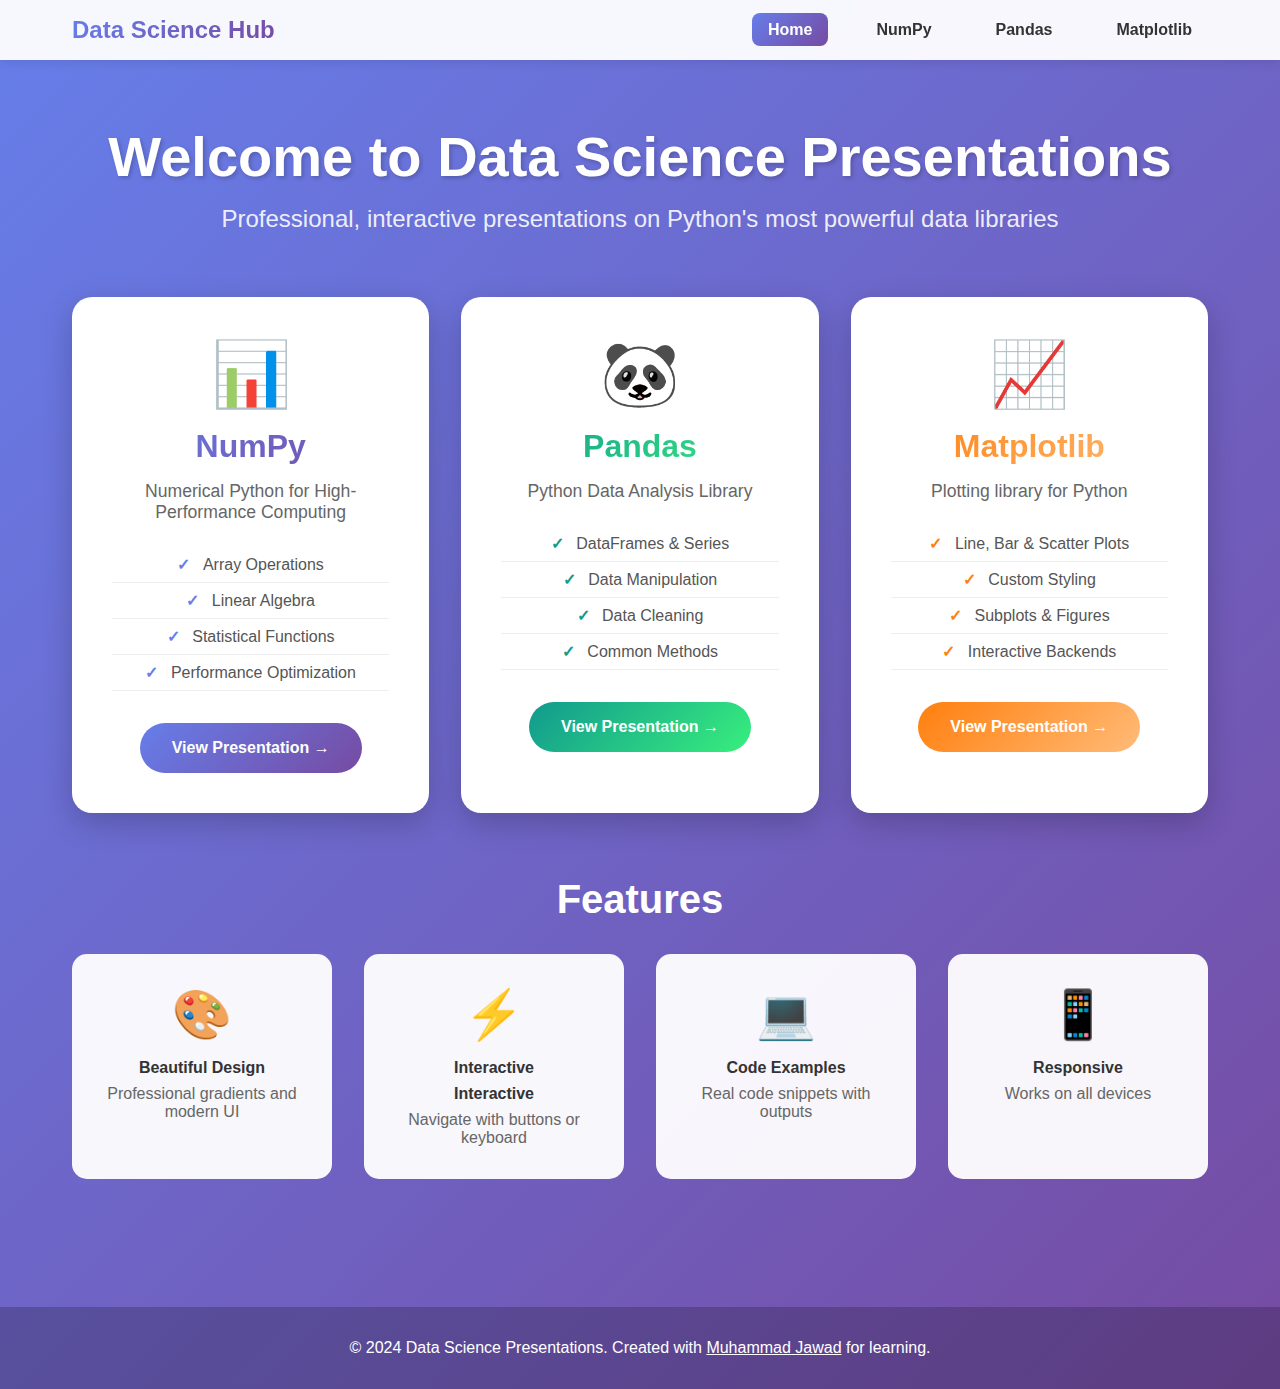
<file: index.html>
<!DOCTYPE html>
<html lang="en">
<head>
    <meta charset="UTF-8">
    <meta name="viewport" content="width=device-width, initial-scale=1.0">
    <title>Data Science Presentations</title>
    <link rel="stylesheet" href="style.css">
</head>
<body class="landing-page">
    <nav class="main-nav">
        <div class="nav-container">
            <div class="logo">
                <h2>Data Science Hub</h2>
            </div>
            <ul class="nav-links">
                <li><a href="index.html" class="active">Home</a></li>
                <li><a href="numpy_presentation.html">NumPy</a></li>
                <li><a href="pandas_presentation.html">Pandas</a></li>
                <li><a href="matplotlib_presentation.html">Matplotlib</a></li>
            </ul>
        </div>
    </nav>

    <div class="hero-section">
        <div class="hero-content">
            <h1 class="hero-title">Welcome to Data Science Presentations</h1>
            <p class="hero-subtitle">Professional, interactive presentations on Python's most powerful data libraries</p>
            
            <div class="cards-container">
                <div class="presentation-card numpy-card">
                    <div class="card-icon">📊</div>
                    <h3>NumPy</h3>
                    <p>Numerical Python for High-Performance Computing</p>
                    <ul class="card-features">
                        <li>Array Operations</li>
                        <li>Linear Algebra</li>
                        <li>Statistical Functions</li>
                        <li>Performance Optimization</li>
                    </ul>
                    <a href="numpy_presentation.html" class="card-btn numpy-btn">View Presentation →</a>
                </div>

                <div class="presentation-card pandas-card">
                    <div class="card-icon">🐼</div>
                    <h3>Pandas</h3>
                    <p>Python Data Analysis Library</p>
                    <ul class="card-features">
                        <li>DataFrames & Series</li>
                        <li>Data Manipulation</li>
                        <li>Data Cleaning</li>
                        <li>Common Methods</li>
                    </ul>
                    <a href="pandas_presentation.html" class="card-btn pandas-btn">View Presentation →</a>
                </div>
                
                <div class="presentation-card matplotlib-card">
                    <div class="card-icon">📈</div>
                    <h3>Matplotlib</h3>
                    <p>Plotting library for Python</p>
                    <ul class="card-features">
                        <li>Line, Bar & Scatter Plots</li>
                        <li>Custom Styling</li>
                        <li>Subplots & Figures</li>
                        <li>Interactive Backends</li>
                    </ul>
                    <a href="matplotlib_presentation.html" class="card-btn matplotlib-btn">View Presentation →</a>
                </div>
            </div>

            <div class="features-section">
                <h2>Features</h2>
                <div class="features-grid">
                    <div class="feature-item">
                        <span class="feature-icon">🎨</span>
                        <h4>Beautiful Design</h4>
                        <p>Professional gradients and modern UI</p>
                    </div>
                    <div class="feature-item">
                        <span class="feature-icon">⚡</span>
                        <h4>Interactive</h4>
                        <h4>Interactive</h4>
                        <p>Navigate with buttons or keyboard</p>
                    </div>
                    <div class="feature-item">
                        <span class="feature-icon">💻</span>
                        <h4>Code Examples</h4>
                        <p>Real code snippets with outputs</p>
                    </div>
                    <div class="feature-item">
                        <span class="feature-icon">📱</span>
                        <h4>Responsive</h4>
                        <p>Works on all devices</p>
                    </div>
                </div>
            </div>
        </div>
    </div>

    <footer class="main-footer">
        <p>&copy; 2024 Data Science Presentations. Created with <a href="https://linkedin.com/in/mjawad17">Muhammad Jawad</a> for learning.</p>
    </footer>
</body>
</html>
</file>
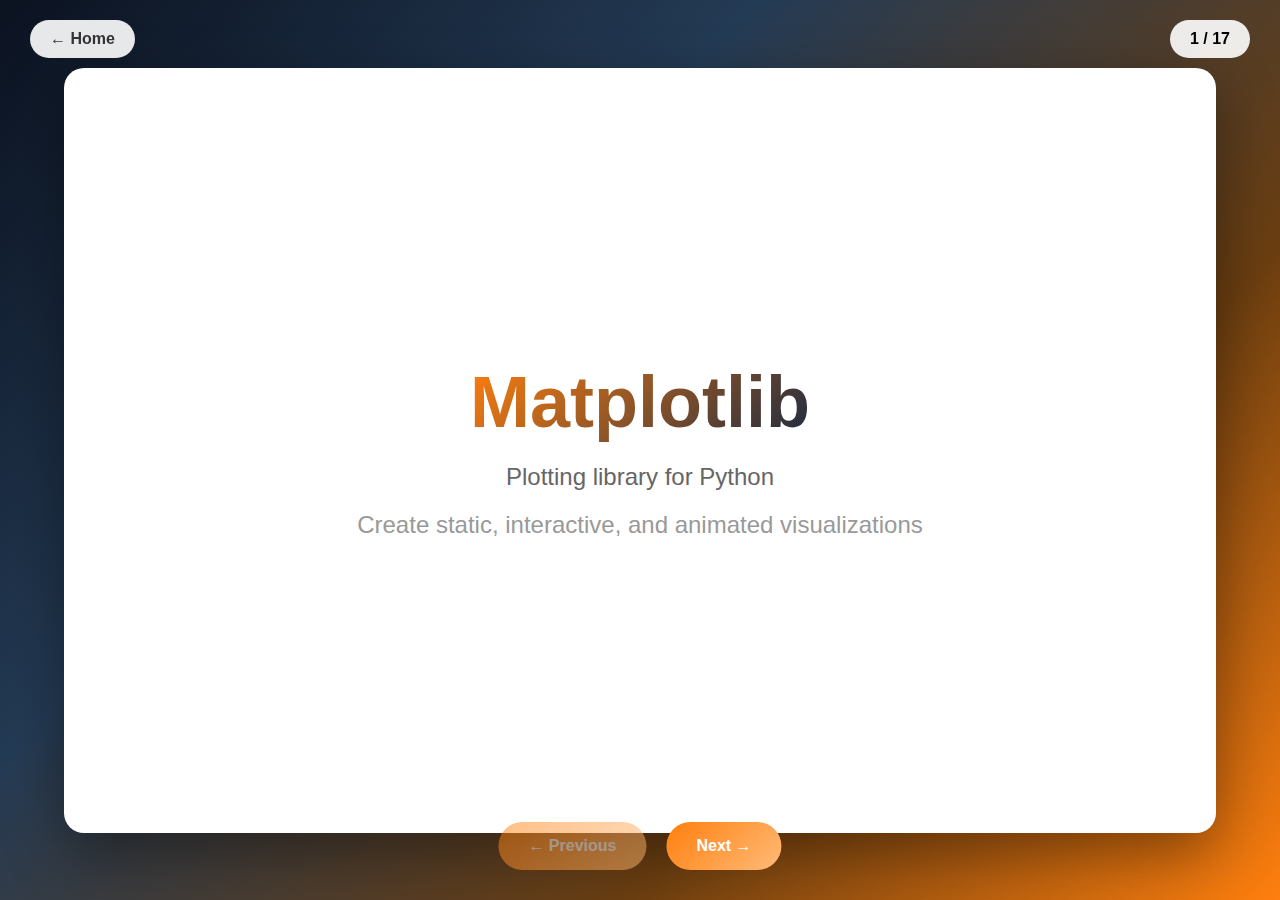
<file: matplotlib.html>
<!DOCTYPE html>
<html lang="en">

<head>
	<meta charset="UTF-8">
	<meta name="viewport" content="width=device-width, initial-scale=1.0">
	<title>Matplotlib Presentation</title>
	<link rel="stylesheet" href="style.css">
</head>

<body class="presentation-page matplotlib-bg">
	<div class="back-home">
		<a class="back-home-btn" href="index.html">← Home</a>
	</div>
	<div class="presentation-container">
		<!-- Slide 1: Title -->
		<div class="slide active title-slide">
			<h1 class="matplotlib-title">Matplotlib</h1>
			<p>Plotting library for Python</p>
			<p style="margin-top: 20px; color: #999;">Create static, interactive, and animated visualizations</p>
		</div>

		<!-- Slide: Installation -->
		<div class="slide">
			<h2 class="slide-header">Installation</h2>
			<div class="slide-content">
				<p>Install Matplotlib using pip:</p>
				<div class="code-block">pip install matplotlib</div>
				<p>Matplotlib works well with NumPy and Pandas and integrates with Jupyter notebooks.</p>
			</div>
		</div>

		<!-- Slide 2: Introduction -->
		<div class="slide">
			<h2 class="slide-header matplotlib-header">1. Introduction to Matplotlib</h2>
			<div class="slide-content">
				<p><strong>Matplotlib</strong> is a comprehensive library for creating static, animated, and interactive visualizations in Python. It provides a flexible interface via the <code>pyplot</code> API and a low-level object-oriented API.</p>

				<h3>Why use Matplotlib?</h3>
				<ul>
					<li><span class="highlight">Flexibility:</span> Fine-grained control over plots and axes</li>
					<li><span class="highlight">Integration:</span> Works with NumPy, Pandas, and Jupyter</li>
					<li><span class="highlight">Variety:</span> Wide range of plot types and customizations</li>
				</ul>
			</div>
		</div>

		<!-- Slide 3: Basic Line Plot -->
		<div class="slide">
			<h2 class="slide-header">2. Line, Bar & Scatter Plots</h2>
			<div class="slide-content">
				<h3>Line Plot</h3>
				<div class="code-block">import matplotlib.pyplot as plt<br/>import numpy as np<br/>x = np.linspace(0, 10, 100)<br/>y = np.sin(x)<br/>plt.plot(x, y)<br/>plt.show()</div>
				<div class="output-block">Produces a simple sine wave line plot.</div>

				<h3>Bar & Scatter</h3>
				<div class="code-block">plt.bar(['A','B','C'], [5, 7, 3])  # Bar plot<br/>plt.scatter(x, y)  # Scatter plot</div>
                
				<div class="charts-row">
					<div class="chart-visual" aria-hidden="true">
						<!-- Line chart visual (SVG) -->
						<svg viewBox="0 0 100 50" preserveAspectRatio="none" role="img" aria-label="Line chart example">
							<polyline fill="none" stroke="#ff7f0e" stroke-width="2" points="0,40 10,30 20,20 30,25 40,15 50,20 60,10 70,20 80,12 90,18 100,8"/>
						</svg>
					</div>

					<div class="chart-visual" aria-hidden="true">
						<!-- Bar chart visual (SVG) -->
						<svg viewBox="0 0 100 50" role="img" aria-label="Bar chart example">
							<rect x="8" y="20" width="16" height="30" fill="#ff7f0e" />
							<rect x="40" y="10" width="16" height="40" fill="#ffbb78" />
							<rect x="72" y="28" width="16" height="22" fill="#ff7f0e" />
						</svg>
					</div>

					<div class="chart-visual" aria-hidden="true">
						<!-- Scatter chart visual (SVG) -->
						<svg viewBox="0 0 100 50" role="img" aria-label="Scatter chart example">
							<circle cx="18" cy="32" r="2.5" fill="#ff7f0e" />
							<circle cx="36" cy="18" r="2.5" fill="#ffbb78" />
							<circle cx="54" cy="12" r="2.5" fill="#ff7f0e" />
							<circle cx="72" cy="26" r="2.5" fill="#ffbb78" />
							<circle cx="88" cy="20" r="2.5" fill="#ff7f0e" />
						</svg>
					</div>
				</div>
			</div>
		</div>

		<!-- Slide: Bar Plot Example -->
		<div class="slide">
			<h2 class="slide-header">Bar Plot Example</h2>
			<div class="slide-content">
				<div class="code-block">categories = ['A','B','C','D','E']<br/>values = [5,7,3,8,6]<br/>plt.figure(figsize=(8,5))<br/>plt.bar(categories, values, color='orange')<br/>plt.title('Bar Plot Example')<br/>plt.show()</div>
				<div class="charts-row">
					<div class="chart-visual" aria-hidden="true">
						<svg viewBox="0 0 100 50" role="img" aria-label="Bar plot example">
							<rect x="6" y="18" width="12" height="32" fill="#ff7f0e" />
							<rect x="26" y="8" width="12" height="42" fill="#ffbb78" />
							<rect x="46" y="26" width="12" height="24" fill="#ff7f0e" />
							<rect x="66" y="6" width="12" height="44" fill="#ffbb78" />
							<rect x="86" y="16" width="12" height="34" fill="#ff7f0e" />
						</svg>
						<div class="chart-caption">Bar Plot Output</div>
					</div>
				</div>
			</div>
		</div>

		<!-- Slide: Histogram Example -->
		<div class="slide">
			<h2 class="slide-header">Histogram Example</h2>
			<div class="slide-content">
				<div class="code-block">import numpy as np<br/>data = np.random.randn(1000)<br/>plt.figure(figsize=(8,5))<br/>plt.hist(data, bins=30, color='green', alpha=0.7)<br/>plt.title('Histogram Example')<br/>plt.show()</div>
				<div class="charts-row">
					<div class="chart-visual" aria-hidden="true">
						<svg viewBox="0 0 100 50" role="img" aria-label="Histogram example">
							<rect x="4" y="30" width="8" height="20" fill="#6bbf59" />
							<rect x="16" y="22" width="8" height="28" fill="#6bbf59" />
							<rect x="28" y="12" width="8" height="38" fill="#6bbf59" />
							<rect x="40" y="18" width="8" height="32" fill="#6bbf59" />
							<rect x="52" y="26" width="8" height="24" fill="#6bbf59" />
							<rect x="64" y="34" width="8" height="16" fill="#6bbf59" />
							<rect x="76" y="28" width="8" height="22" fill="#6bbf59" />
						</svg>
						<div class="chart-caption">Histogram Output</div>
					</div>
				</div>
			</div>
		</div>

		<!-- Slide: Scatter Plot Example -->
		<div class="slide">
			<h2 class="slide-header">Scatter Plot Example</h2>
			<div class="slide-content">
				<div class="code-block">import numpy as np<br/>x = np.random.rand(50)<br/>y = np.random.rand(50)<br/>plt.figure(figsize=(8,5))<br/>plt.scatter(x, y, color='red', alpha=0.5)<br/>plt.title('Scatter Plot Example')<br/>plt.show()</div>
				<div class="charts-row">
					<div class="chart-visual" aria-hidden="true">
						<svg viewBox="0 0 100 50" role="img" aria-label="Scatter example">
							<circle cx="12" cy="36" r="2.5" fill="#e74c3c" />
							<circle cx="30" cy="18" r="2.5" fill="#e74c3c" />
							<circle cx="48" cy="24" r="2.5" fill="#e74c3c" />
							<circle cx="66" cy="12" r="2.5" fill="#e74c3c" />
							<circle cx="84" cy="30" r="2.5" fill="#e74c3c" />
						</svg>
						<div class="chart-caption">Scatter Output</div>
					</div>
				</div>
			</div>
		</div>

		<!-- Slide: Pie Chart Example -->
		<div class="slide">
			<h2 class="slide-header">Pie Chart Example</h2>
			<div class="slide-content">
				<div class="code-block">sizes = [15, 30, 45, 10]<br/>labels = ['A','B','C','D']<br/>colors = ['gold','lightskyblue','lightcoral','lightgray']<br/>plt.figure(figsize=(8,5))<br/>plt.pie(sizes, labels=labels, colors=colors, autopct='%1.1f%%', startangle=140)<br/>plt.axis('equal')<br/>plt.title('Pie Chart Example')<br/>plt.show()</div>
				<div class="charts-row">
					<div class="chart-visual" aria-hidden="true">
						<svg viewBox="0 0 100 100" role="img" aria-label="Pie example">
							<circle cx="50" cy="50" r="40" fill="none" stroke="gold" stroke-width="80" stroke-dasharray="60 240" transform="rotate(-90 50 50)" />
							<circle cx="50" cy="50" r="40" fill="none" stroke="lightskyblue" stroke-width="80" stroke-dasharray="120 180" transform="rotate(-30 50 50)" />
							<circle cx="50" cy="50" r="40" fill="none" stroke="lightcoral" stroke-width="80" stroke-dasharray="180 120" transform="rotate(30 50 50)" />
						</svg>
						<div class="chart-caption">Pie Chart Output (schematic)</div>
					</div>
				</div>
			</div>
		</div>

		<!-- Slide 4: Custom Styling -->
		<div class="slide">
			<h2 class="slide-header">3. Custom Styling</h2>
			<div class="slide-content">
				<h3>Colors, Linestyles & Markers</h3>
				<div class="code-block">plt.plot(x, y, color='orange', linestyle='--', marker='o')<br/>plt.title('Styled Plot')<br/>plt.xlabel('x')<br/>plt.ylabel('sin(x)')</div>
				<div class="output-block">Use color names, hex codes, and pre-defined styles.</div>

				<h3>Using Styles</h3>
				<div class="code-block">plt.style.use('seaborn')  # Use prebuilt theme</div>

				<!-- Customization example visual -->
				<div class="charts-row" style="margin-top:18px;">
					<div class="chart-visual" aria-hidden="true">
						<svg viewBox="0 0 100 50" preserveAspectRatio="none" role="img" aria-label="Customized sin wave">
							<polyline fill="none" stroke="#8e44ad" stroke-dasharray="4 3" stroke-width="2" points="0,30 10,20 20,15 30,18 40,10 50,12 60,8 70,20 80,14 90,16 100,10" />
						</svg>
						<div class="chart-caption">Customized Sin Wave (schematic)</div>
					</div>
				</div>
			</div>
		</div>

		<!-- Slide 5: Figures & Axes -->
		<div class="slide">
			<h2 class="slide-header">4. Figures and Axes</h2>
			<div class="slide-content">
				<h3>Object-oriented API</h3>
				<div class="code-block">fig, ax = plt.subplots(figsize=(8,4))<br/>ax.plot(x, y)<br/>ax.set_title('Figure & Axes Example')</div>
				<div class="output-block">Create multiple axes and customize each independently.</div>
			</div>
		</div>

		<!-- Slide 6: Subplots -->
		<div class="slide">
			<h2 class="slide-header">5. Subplots & Layout</h2>
			<div class="slide-content">
				<h3>Simple Subplots</h3>
				<div class="code-block">fig, axs = plt.subplots(2, 2, figsize=(10,6))<br/>axs[0,0].plot(x, np.sin(x))<br/>axs[0,1].plot(x, np.cos(x))</div>
				<div class="output-block">Use GridSpec or constrained_layout for advanced layouts.</div>
                
				<div class="charts-row">
					<div class="chart-visual" style="width:150px;">
						<svg viewBox="0 0 100 50" preserveAspectRatio="none" role="img" aria-label="subplot 1">
							<polyline fill="none" stroke="#ff7f0e" stroke-width="1.8" points="0,40 20,30 40,20 60,25 80,15 100,20"/>
						</svg>
					</div>
					<div class="chart-visual" style="width:150px;">
						<svg viewBox="0 0 100 50" role="img" aria-label="subplot 2">
							<polyline fill="none" stroke="#ffbb78" stroke-width="1.8" points="0,30 20,18 40,10 60,20 80,12 100,16"/>
						</svg>
					</div>
					<div class="chart-visual" style="width:150px;">
						<svg viewBox="0 0 100 50" role="img" aria-label="subplot 3">
							<rect x="8" y="20" width="16" height="30" fill="#ff7f0e" />
							<rect x="36" y="12" width="16" height="38" fill="#ffbb78" />
						</svg>
					</div>
					<div class="chart-visual" style="width:150px;">
						<svg viewBox="0 0 100 50" role="img" aria-label="subplot 4">
							<circle cx="22" cy="30" r="2.5" fill="#ff7f0e" />
							<circle cx="46" cy="18" r="2.5" fill="#ffbb78" />
							<circle cx="70" cy="12" r="2.5" fill="#ff7f0e" />
						</svg>
					</div>
				</div>
			</div>
		</div>

		<!-- Slide 7: Images & Saving -->
		<div class="slide">
			<h2 class="slide-header">6. Saving Figures & Images</h2>
			<div class="slide-content">
				<h3>Save as PNG, SVG, PDF</h3>
				<div class="code-block">plt.savefig('figure.png', dpi=300, bbox_inches='tight')</div>
				<div class="output-block">Export high-quality figures for reports and publications.</div>

				<h3>Displaying Images</h3>
				<div class="code-block">import matplotlib.image as mpimg<br/>img = mpimg.imread('image.png')<br/>plt.imshow(img)</div>
			</div>
		</div>

		<!-- Slide 8: Interactive Backends -->
		<div class="slide">
			<h2 class="slide-header">7. Interactive Backends</h2>
			<div class="slide-content">
				<p>Matplotlib supports interactive backends (Qt, Tk, WebAgg) that allow zooming, panning, and GUI integration.</p>
				<div class="code-block"># In Jupyter use<br/>%matplotlib widget  # interactive<br/>%matplotlib inline   # static</div>
			</div>
		</div>

		<!-- Slide 9: Animations -->
		<div class="slide">
			<h2 class="slide-header">8. Animations</h2>
			<div class="slide-content">
				<h3>Basic Animation</h3>
				<div class="code-block">from matplotlib import animation<br/>fig, ax = plt.subplots()<br/>line, = ax.plot([], [])<br/>def init(): line.set_data([], []); return line<br/>def update(i): line.set_data(x[:i], y[:i]); return line<br/>ani = animation.FuncAnimation(fig, update, frames=100, init_func=init)</div>
				<div class="output-block">Create animated plots for dynamic visualizations.</div>
			</div>
		</div>

		<!-- Slide 10: Working with Pandas & NumPy -->
		<div class="slide">
			<h2 class="slide-header">9. Using Matplotlib with Pandas & NumPy</h2>
			<div class="slide-content">
				<div class="code-block">import pandas as pd<br/>df.plot(kind='line')  # Pandas wrapper around Matplotlib</div>
				<div class="output-block">Pandas provides convenient plotting wrappers using Matplotlib.</div>
			</div>
		</div>

		<!-- Slide 11: Tips & Best Practices -->
		<div class="slide">
			<h2 class="slide-header">10. Tips & Best Practices</h2>
			<div class="slide-content">
				<ul>
					<li>Prefer the object-oriented API for complex figures</li>
					<li>Use styles and rcParams for consistent theme across figures</li>
					<li>Save at high DPI for publication-quality images</li>
					<li>Use interactive backends during exploration, static for reports</li>
				</ul>
			</div>
		</div>

		<!-- Slide 12: Conclusion -->
		<div class="slide">
			<h2 class="slide-header">11. Conclusion</h2>
			<div class="slide-content">
				<h3>Key Takeaways</h3>
				<ul>
					<li>Matplotlib is the foundation of Python plotting</li>
					<li>Highly customizable with both pyplot and OO APIs</li>
					<li>Integrates well with NumPy and Pandas for data visualization</li>
					<li>Use styles, subplots, and saving options for production-ready figures</li>
				</ul>

				<p style="margin-top: 30px; text-align: center; font-size: 1.2em; color: #ff7f0e;"><strong>Master Matplotlib to visualize your data effectively!</strong></p>
			</div>
		</div>
	</div>

	<div class="slide-counter">
		<span id="current-slide">1</span> / <span id="total-slides">11</span>
	</div>

	<div class="navigation">
		<button class="nav-btn matplotlib-btn-nav" id="prev-btn">← Previous</button>
		<button class="nav-btn matplotlib-btn-nav" id="next-btn">Next →</button>
	</div>

	<script>
		let currentSlide = 0;
		const slides = document.querySelectorAll('.slide');
		const totalSlides = slides.length;
		const prevBtn = document.getElementById('prev-btn');
		const nextBtn = document.getElementById('next-btn');
		const currentSlideSpan = document.getElementById('current-slide');
		const totalSlidesSpan = document.getElementById('total-slides');

		totalSlidesSpan.textContent = totalSlides;

		function showSlide(n) {
			slides[currentSlide].classList.remove('active');
			currentSlide = (n + totalSlides) % totalSlides;
			slides[currentSlide].classList.add('active');
			currentSlideSpan.textContent = currentSlide + 1;

			prevBtn.disabled = currentSlide === 0;
			nextBtn.disabled = currentSlide === totalSlides - 1;
		}

		prevBtn.addEventListener('click', () => showSlide(currentSlide - 1));
		nextBtn.addEventListener('click', () => showSlide(currentSlide + 1));

		document.addEventListener('keydown', (e) => {
			if (e.key === 'ArrowLeft') showSlide(currentSlide - 1);
			if (e.key === 'ArrowRight') showSlide(currentSlide + 1);
		});

		showSlide(0);
	</script>
</body>

</html>
</file>
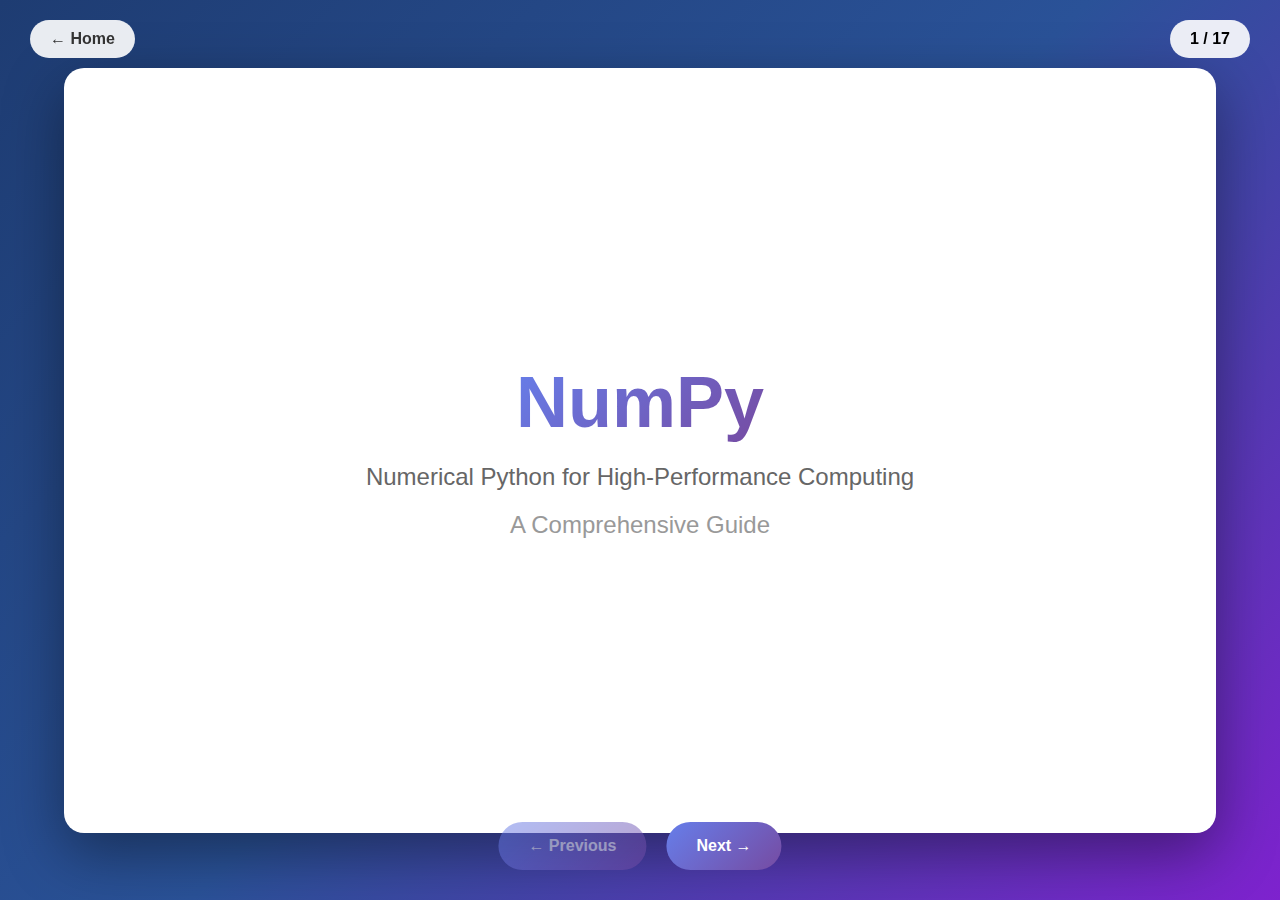
<file: numpy.html>
<!DOCTYPE html>
<html lang="en">

<head>
    <meta charset="UTF-8">
    <meta name="viewport" content="width=device-width, initial-scale=1.0">
    <title>NumPy Presentation</title>
    <link rel="stylesheet" href="style.css">
</head>

<body class="presentation-page numpy-bg">
    <div class="back-home">
        <a class="back-home-btn" href="index.html">← Home</a>
    </div>
    <div class="presentation-container">
        <!-- Slide 1: Title -->
        <div class="slide active title-slide">
            <h1 class="numpy-title">NumPy</h1>
            <p>Numerical Python for High-Performance Computing</p>
            <p style="margin-top: 20px; color: #999;">A Comprehensive Guide</p>
        </div>

        <!-- Slide 2: Introduction -->
        <div class="slide">
            <h2 class="slide-header">1. Introduction to NumPy</h2>
            <div class="slide-content">
                <p><strong>NumPy (Numerical Python)</strong> is a powerful open-source Python library designed for
                    efficient numerical computing. It supports large multi-dimensional arrays and matrices with
                    high-performance mathematical functions.</p>

                <h3>Why Use NumPy?</h3>
                <ul>
                    <li><span class="highlight">Speed:</span> Operations implemented in C for enhanced performance</li>
                    <li><span class="highlight">Memory Efficiency:</span> Contiguous memory blocks for arrays</li>
                    <li><span class="highlight">Mathematical Capabilities:</span> Extensive mathematical, statistical,
                        and algebraic operations</li>
                    <li><span class="highlight">Vectorization:</span> Batch operations without explicit loops</li>
                </ul>
            </div>
        </div>

        <!-- Slide 3: NumPy in Data Science -->
        <div class="slide">
            <h2 class="slide-header">NumPy in Data Science & ML</h2>
            <div class="slide-content">
                <h3>Core Applications</h3>
                <p>NumPy provides efficient operations on numerical data, essential for:</p>
                <ul>
                    <li><strong>scikit-learn:</strong> Handling data in machine learning algorithms</li>
                    <li><strong>pandas:</strong> Data structures for structured data manipulation</li>
                    <li><strong>matplotlib:</strong> Plotting and visualization</li>
                </ul>

                <h3>Central Object: ndarray</h3>
                <p>The multidimensional array (<strong>ndarray</strong>) allows efficient storage and manipulation of
                    numerical data.</p>

                <h3>Performance Advantages</h3>
                <ul>
                    <li>Homogeneous data types for efficient memory usage</li>
                    <li>Contiguous memory allocation</li>
                    <li>Vectorized operations implemented in C</li>
                </ul>
            </div>
        </div>

        <!-- Slide 4: Installation & Setup -->
        <div class="slide">
            <h2 class="slide-header">Installation and Setup</h2>
            <div class="slide-content">
                <h3>Installing NumPy</h3>
                <div class="code-block">pip install numpy</div>

                <h3>Importing NumPy</h3>
                <div class="code-block">import numpy as np</div>

                <h3>Check Version</h3>
                <div class="code-block">print("Version", np.__version__)</div>

                <h3>Advantages of NumPy</h3>
                <ul>
                    <li>Speed and performance optimization</li>
                    <li>Memory efficiency</li>
                    <li>Rich ecosystem of scientific libraries</li>
                </ul>

                <h3>Limitations</h3>
                <ul>
                    <li>No native GPU support</li>
                    <li>Learning curve for beginners</li>
                    <li>Fixed data types after creation</li>
                </ul>
            </div>
        </div>

        <!-- Slide 5: Creating Arrays -->
        <div class="slide">
            <h2 class="slide-header">2. NumPy Arrays</h2>
            <div class="slide-content">
                <h3>Creating Arrays</h3>
                <div class="code-block">arr = np.array([1, 2, 3, 4, 5]) <br/>
                    print(arr)</div>
                <div class="output-block">[1 2 3 4 5]</div>

                <h3>Data Types</h3>
                <div class="code-block">arr = np.array([1, 2, 3], dtype=np.float64) <br/>
                    print(arr.dtype)</div>
                <div class="output-block">float64</div>

                <p>NumPy arrays support multiple data types: <strong>int32, float64, complex128</strong></p>
            </div>
        </div>

        <!-- Slide 6: Shape and Reshape -->
        <div class="slide">
            <h2 class="slide-header">Shape and Reshaping</h2>
            <div class="slide-content">
                <h3>Shape Property</h3>
                <div class="code-block">arr2D = np.array([[1, 2, 3], [4, 5, 6]]) <br/>
                    print(arr2D.shape)</div>
                <div class="output-block">(2, 3)</div>

                <h3>Reshape Method</h3>
                <div class="code-block">reshaped = arr2D.reshape(3, 2) <br/>
                    print(reshaped)</div>
                <div class="output-block">[[1 2] <br/>
                    [3 4] <br/>
                    [5 6]]</div>

                <h3>Indexing and Slicing</h3>
                <div class="code-block">arr = np.array([10, 20, 30, 40, 50]) <br/>
                    print(arr[1:4])</div>
                <div class="output-block">[20, 30, 40]</div>
            </div>
        </div>

        <!-- Slide 7: Array Operations -->
        <div class="slide">
            <h2 class="slide-header">3. Array Operations</h2>
            <div class="slide-content">
                <h3>Mathematical Operations</h3>
                <div class="code-block">a = np.array([1, 2, 3]) <br/>
                    b = np.array([4, 5, 6]) <br/>
                    print(a + b) <br/>
                    print(a * b)</div>
                <div class="output-block">[5, 7, 9] <br/>
                    [4, 10, 18]</div>

                <h3>Aggregations</h3>
                <div class="code-block">arr = np.array([1, 2, 3, 4, 5]) <br/>
                    print(np.sum(arr)) # 15 <br/>
                    print(np.mean(arr)) # 3.0 <br/>
                    print(np.max(arr)) # 5 <br/>
                    print(np.min(arr)) # 1</div>
            </div>
        </div>

        <!-- Slide 8: Broadcasting -->
        <div class="slide">
            <h2 class="slide-header">Broadcasting</h2>
            <div class="slide-content">
                <p>Broadcasting enables operations on arrays of different shapes without explicit loops.</p>

                <h3>Example</h3>
                <div class="code-block">arr = np.array([[1], [2], [3]]) <br/>
                    print(arr + np.array([10, 20, 30]))</div>
                <div class="output-block">[[11 21 31] <br/>
                    [12 22 32] <br/>
                    [13 23 33]]</div>

                <p style="margin-top: 20px;">The 1D array is automatically "broadcast" across the 2D array, eliminating
                    the need for manual looping.</p>
            </div>
        </div>

        <!-- Slide 9: Linear Algebra -->
        <div class="slide">
            <h2 class="slide-header">4. NumPy Linear Algebra</h2>
            <div class="slide-content">
                <h3>Matrix Multiplication (dot product)</h3>
                <p>The dot product is the sum of the product of corresponding entries.</p>
                <div class="code-block">A = np.array([[1, 2], [3, 4]]) <br/>
                    B = np.array([[5, 6], [7, 8]]) <br/>
                    print(np.dot(A, B))</div>
                <div class="output-block">[[19 22] <br/>
                    [43 50]]</div>

                <h3>Example: Vector Dot Product</h3>
                <p>a = (1, 2, 3), b = (4, −5, 6)</p>
                <p>a · b = (1×4) + (2×−5) + (3×6) = 4 − 10 + 18 = <strong>12</strong></p>
            </div>
        </div>

        <!-- Slide 10: Eigenvalues -->
        <div class="slide">
            <h2 class="slide-header">Eigenvalues and Eigenvectors</h2>
            <div class="slide-content">
                <h3>Definition</h3>
                <p><strong>Eigenvalues (λ):</strong> Scalars indicating stretch/compression of eigenvectors</p>
                <p><strong>Eigenvectors (v):</strong> Vectors that remain in same direction after transformation</p>
                <p style="margin: 20px 0;">Mathematical formula: <strong>Av = λv</strong></p>

                <h3>Computing Eigenvalues</h3>
                <div class="code-block">eigenvalues, eigenvectors = np.linalg.eig(A) <br/>
                    print("Eigenvalues:", eigenvalues) <br/>
                    print("Eigenvectors:", eigenvectors)</div>
                <div class="output-block">Eigenvalues: [5. 2.] <br/>

                    Eigenvectors: <br/>
                    [[-0.70710678 -0.4472136 ] <br/>
                    [-0.70710678 0.89442719]]</div>
            </div>
        </div>

        <!-- Slide 11: Determinants -->
        <div class="slide">
            <h2 class="slide-header">Determinants and Inverse</h2>
            <div class="slide-content">
                <h3>Definitions</h3>
                <p><strong>Determinant:</strong> Scalar value summarizing a matrix, determines invertibility</p>
                <p><strong>Inverse:</strong> Matrix A⁻¹ where A·A⁻¹ = I (identity matrix)</p>

                <h3>Computing Determinant and Inverse</h3>
                <div class="code-block">det = np.linalg.det(A) <br/>
                    inverse = np.linalg.inv(A) <br/>
                    print("Det:", det) <br/>
                    print("Inverse:", inverse)</div>
                <div class="output-block">Det: -2.0000000000000004 <br/>
                    Inverse: [[-2. 1. ] <br/>
                    [ 1.5 -0.5]]</div>
            </div>
        </div>

        <!-- Slide 12: Random Numbers -->
        <div class="slide">
            <h2 class="slide-header">5. Working with Random Numbers</h2>
            <div class="slide-content">
                <h3>Generating Random Arrays</h3>
                <div class="code-block">rand_array = np.random.rand(3, 3) # Uniform distribution <br/>
                    print(rand_array)</div>
                <div class="output-block">[[0.99066477 0.11406155 0.35680719] <br/>
                    [0.43172753 0.49088338 0.0294701 ] <br/>
                    [0.04031165 0.14007782 0.98851497]]</div>

                <h3>Random Sampling</h3>
                <div class="code-block">sample = np.random.choice([10, 20, 30, 40], size=5) <br/>
                    print(sample)</div>
                <div class="output-block">[20 30 10 30 40]</div>

                <h3>Setting Random Seed (Reproducibility)</h3>
                <div class="code-block">np.random.seed(42) <br/>
                    print(np.random.rand(3, 3))</div>
            </div>
        </div>

        <!-- Slide 13: Data Analysis -->
        <div class="slide">
            <h2 class="slide-header">6. NumPy for Data Analysis</h2>
            <div class="slide-content">
                <h3>Loading and Saving Data</h3>
                <div class="code-block">np.savetxt("data.csv", arr, delimiter=",") <br/>
                    loaded_arr = np.loadtxt("data.csv", delimiter=",") <br/>
                    print(loaded_arr)</div>
                <div class="output-block">[1. 2. 3.]</div>

                <h3>Handling Missing Data</h3>
                <div class="code-block">data = np.array([1, 2, np.nan, 4]) <br/>
                    print(np.isnan(data))</div>
                <div class="output-block">[False False True False]</div>

                <h3>Sorting and Searching</h3>
                <div class="code-block">arr = np.array([4, 2, 9, 1]) <br/>
                    print(np.sort(arr)) <br/>
                    print(np.argsort(arr)) # Indices</div>
                <div class="output-block">[1 2 4 9] <br/>
                    [3 1 0 2]</div>
            </div>
        </div>

        <!-- Slide 14: Performance -->
        <div class="slide">
            <h2 class="slide-header">7. Performance Optimization</h2>
            <div class="slide-content">
                <h3>Vectorization vs Python Loops</h3>
                <p>Vectorization dramatically improves performance for large-scale computations.</p>

                <h3>Performance Comparison</h3>
                <div class="code-block">size = 1000000 <br/>

                    # Python List <br/>
                    list1 = list(range(size)) <br/>
                    list2 = list(range(size)) <br/>
                    result = [x + y for x, y in zip(list1, list2)] <br/>

                    # NumPy Array <br/>
                    arr1 = np.arange(size) <br/>
                    arr2 = np.arange(size) <br/>
                    result = arr1 + arr2</div>
                <div class="output-block">Python List Time: 0.267 seconds <br/>
                    NumPy Time: 0.031 seconds <br/>

                    <strong>NumPy is ~8.5x faster!</strong>
                </div>
            </div>
        </div>

        <!-- Slide 15: Advanced Functions -->
        <div class="slide">
            <h2 class="slide-header">8. Advanced NumPy Functions</h2>
            <div class="slide-content">
                <h3>Meshgrid</h3>
                <p>Creates rectangular grids from 1D arrays for 3D plotting and computations.</p>
                <div class="code-block">x = np.linspace(-5, 5, 3) <br/>
                    y = np.linspace(-5, 5, 3) <br/>
                    X, Y = np.meshgrid(x, y)</div>
                <div class="output-block">X: <br/>
                    [[-5. 0. 5.] <br/>
                    [-5. 0. 5.] <br/>
                    [-5. 0. 5.]] <br/>
                    Y: <br/>
                    [[-5. -5. -5.] <br/>
                    [ 0. 0. 0.] <br/>
                    [ 5. 5. 5.]]</div>

                <h3>Fancy Indexing</h3>
                <div class="code-block">arr = np.array([10, 20, 30, 40]) <br/>
                    indices = [0, 2] <br/>
                    print(arr[indices])</div>
                <div class="output-block">[10 30]</div>
            </div>
        </div>

        <!-- Slide 16: ML Applications -->
        <div class="slide">
            <h2 class="slide-header">9. NumPy in Machine Learning</h2>
            <div class="slide-content">
                <h3>Feature Scaling</h3>
                <p>Normalizes or standardizes the range of features in a dataset.</p>
                <div class="code-block">from sklearn.preprocessing import StandardScaler <br/>

                    data = np.array([[1, 2], [3, 4], [5, 6]]) <br/>
                    scaler = StandardScaler() <br/>
                    scaled_data = scaler.fit_transform(data) <br/>
                    print(scaled_data)</div>
                <div class="output-block">[[-1.22474487 -1.22474487] <br/>
                    [ 0. 0. ] <br/>
                    [ 1.22474487 1.22474487]]</div>

                <h3>Image Processing</h3>
                <div class="code-block">import cv2 <br/>
                    image = cv2.imread("image.jpg", 0) <br/>
                    print(image.shape)</div>
            </div>
        </div>

        <!-- Slide 17: Conclusion -->
        <div class="slide">
            <h2 class="slide-header">10. Conclusion</h2>
            <div class="slide-content">
                <h3>Key Takeaways</h3>
                <ul>
                    <li><strong>Essential Tool:</strong> NumPy is fundamental for numerical computing in Python</li>
                    <li><strong>Performance:</strong> Dramatically faster than native Python for numerical operations
                    </li>
                    <li><strong>Versatile:</strong> Powers data science, machine learning, and computer vision</li>
                    <li><strong>Foundation:</strong> Underlies major libraries like pandas, scikit-learn, and TensorFlow
                    </li>
                </ul>

                <h3>Applications</h3>
                <p>NumPy excels in:</p>
                <ul>
                    <li>Data manipulation and analysis</li>
                    <li>Linear algebra and matrix operations</li>
                    <li>Statistical computations</li>
                    <li>Scientific computing</li>
                    <li>Machine learning preprocessing</li>
                </ul>

                <p style="margin-top: 30px; text-align: center; font-size: 1.3em; color: #667eea;"><strong>Master NumPy
                        to unlock the full potential of data science!</strong></p>
            </div>
        </div>
    </div>

    <div class="slide-counter">
        <span id="current-slide">1</span> / <span id="total-slides">17</span>
    </div>

    <div class="navigation">
        <button class="nav-btn numpy-btn-nav" id="prev-btn">← Previous</button>
        <button class="nav-btn numpy-btn-nav" id="next-btn">Next →</button>
    </div>

    <script>
        let currentSlide = 0;
        const slides = document.querySelectorAll('.slide');
        const totalSlides = slides.length;
        const prevBtn = document.getElementById('prev-btn');
        const nextBtn = document.getElementById('next-btn');
        const currentSlideSpan = document.getElementById('current-slide');
        const totalSlidesSpan = document.getElementById('total-slides');

        totalSlidesSpan.textContent = totalSlides;

        function showSlide(n) {
            slides[currentSlide].classList.remove('active');
            currentSlide = (n + totalSlides) % totalSlides;
            slides[currentSlide].classList.add('active');
            currentSlideSpan.textContent = currentSlide + 1;

            prevBtn.disabled = currentSlide === 0;
            nextBtn.disabled = currentSlide === totalSlides - 1;
        }

        prevBtn.addEventListener('click', () => showSlide(currentSlide - 1));
        nextBtn.addEventListener('click', () => showSlide(currentSlide + 1));

        document.addEventListener('keydown', (e) => {
            if (e.key === 'ArrowLeft') showSlide(currentSlide - 1);
            if (e.key === 'ArrowRight') showSlide(currentSlide + 1);
        });

        showSlide(0);
    </script>
</body>

</html>
</file>
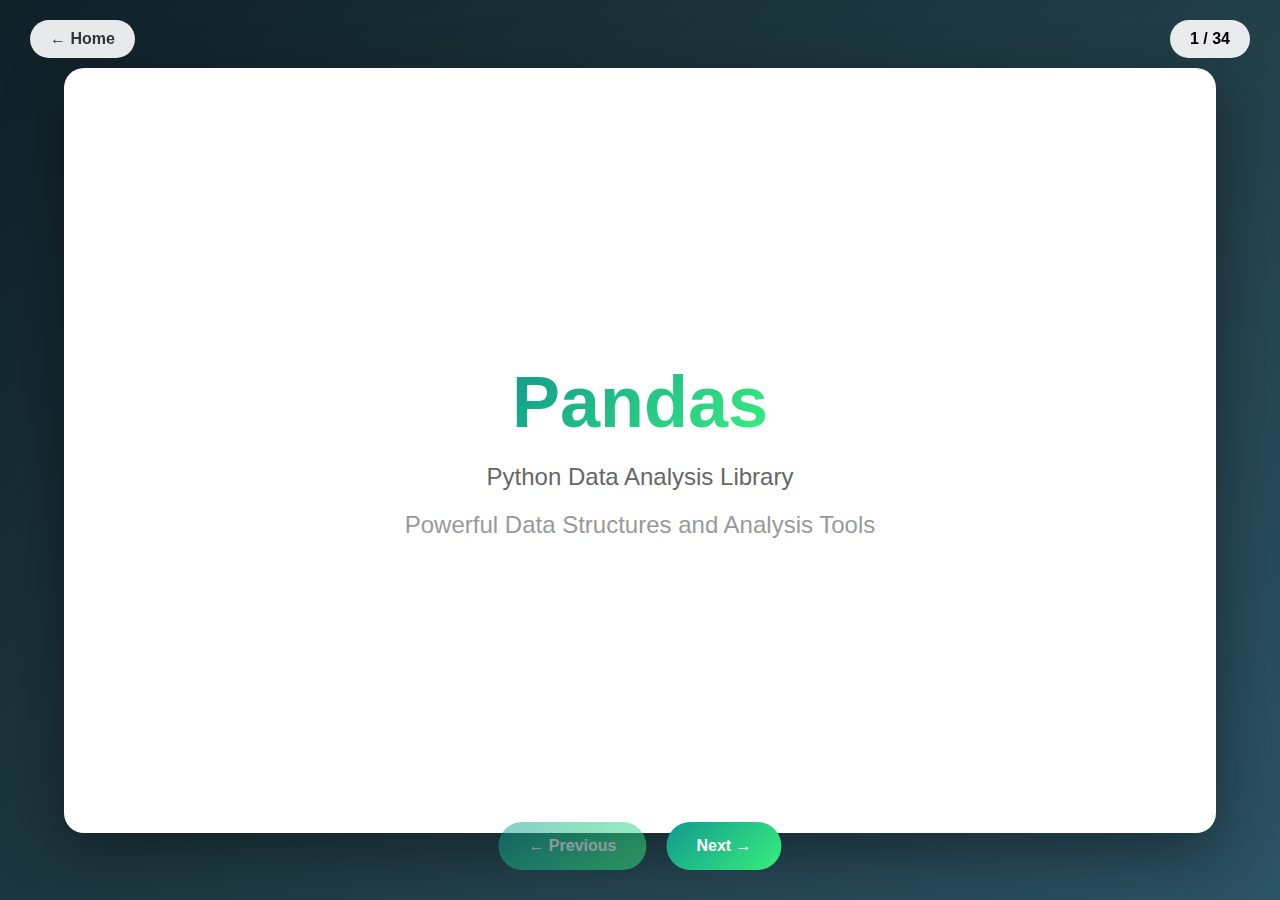
<file: pandas.html>
<!DOCTYPE html>
<html lang="en">

<head>
    <meta charset="UTF-8">
    <meta name="viewport" content="width=device-width, initial-scale=1.0">
    <title>Pandas Presentation</title>
    <link rel="stylesheet" href="style.css">
</head>

<body class="presentation-page pandas-bg">
    <div class="back-home">
        <a class="back-home-btn" href="index.html">← Home</a>
    </div>
    <div class="presentation-container">
        <!-- Slide 1: Title -->
        <div class="slide active title-slide">
            <h1 class="pandas-title">Pandas</h1>
            <p>Python Data Analysis Library</p>
            <p style="margin-top: 20px; color: #999;">Powerful Data Structures and Analysis Tools</p>
        </div>

        <!-- Slide 2: Introduction -->
        <div class="slide">
            <h2 class="slide-header">Introduction to Pandas</h2>
            <div class="slide-content">
                <p><strong>Pandas</strong> is an open-source Python library providing high-performance, easy-to-use data
                    structures and data analysis tools. Built on top of NumPy, it's the go-to tool for data manipulation
                    and analysis.</p>

                <h3>What is Pandas?</h3>
                <ul>
                    <li><span class="highlight">Data Manipulation:</span> Easy-to-use data structures for structured
                        data</li>
                    <li><span class="highlight">Data Analysis:</span> Powerful tools for data exploration and analysis
                    </li>
                    <li><span class="highlight">Data Cleaning:</span> Handle missing data, duplicates, and
                        transformations</li>
                    <li><span class="highlight">Integration:</span> Seamlessly works with NumPy, Matplotlib, and
                        scikit-learn</li>
                </ul>

                <h3>Why Use Pandas?</h3>
                <ul>
                    <li>Handles tabular data efficiently (like Excel or SQL tables)</li>
                    <li>Intuitive syntax for data operations</li>
                    <li>Built-in visualization capabilities</li>
                    <li>Excellent for ETL (Extract, Transform, Load) operations</li>
                </ul>
            </div>
        </div>

        <!-- Slide 3: Core Data Structures -->
        <div class="slide">
            <h2 class="slide-header">Pandas Core Data Structures</h2>
            <div class="slide-content">
                <div class="feature-box">
                    <h4>Series (1-Dimensional)</h4>
                    <p>One-dimensional labeled array capable of holding any data type</p>
                </div>

                <div class="feature-box">
                    <h4>DataFrame (2-Dimensional)</h4>
                    <p>Two-dimensional labeled data structure with columns of potentially different types</p>
                </div>

                <h3>Installation and Setup</h3>
                <div class="code-block">pip install pandas</div>

                <h3>Importing Pandas</h3>
                <div class="code-block">import pandas as pd <br />
                    import numpy as np</div>

                <h3>Check Version</h3>
                <div class="code-block">print(pd.__version__)</div>
            </div>
        </div>

        <!-- Slide 4: Series - Introduction -->
        <div class="slide">
            <h2 class="slide-header">Pandas Series</h2>
            <div class="slide-content">
                <h3>What is a Series?</h3>
                <p>A Series is a <strong>one-dimensional labeled array</strong> that can hold any data type (integers,
                    strings, floats, Python objects, etc.). Think of it as a single column in a spreadsheet.</p>

                <h3>Creating a Series</h3>
                <div class="code-block"># From a list <br />
                    data = [10, 20, 30, 40, 50] <br />
                    series = pd.Series(data) <br />
                    print(series)</div>
                <div class="output-block">0 10 <br />
                    1 20 <br />
                    2 30 <br />
                    3 40 <br />
                    4 50 <br />
                    dtype: int64</div>

                <h3>Series with Custom Index</h3>
                <div class="code-block">series = pd.Series([10, 20, 30, 40, 50], index=['a', 'b', 'c', 'd', 'e']) <br />
                    print(series)</div>
                <div class="output-block">a 10 <br />
                    b 20 <br />
                    c 30 <br />
                    d 40 <br />
                    e 50 <br />
                    dtype: int64</div>
            </div>
        </div>

        <!-- Slide 5: Series - Creation Methods -->
        <div class="slide">
            <h2 class="slide-header">Series Creation Methods</h2>
            <div class="slide-content">
                <h3>From Dictionary</h3>
                <div class="code-block">data_dict = {'a': 10, 'b': 20, 'c': 30} <br />
                    series = pd.Series(data_dict) <br />
                    print(series)</div>
                <div class="output-block">a 10 <br />
                    b 20 <br />
                    c 30 <br />
                    dtype: int64</div>

                <h3>From NumPy Array</h3>
                <div class="code-block">arr = np.array([1, 2, 3, 4, 5]) <br />
                    series = pd.Series(arr, index=['v', 'w', 'x', 'y', 'z']) <br />
                    print(series)</div>

                <h3>From Scalar Value</h3>
                <div class="code-block">series = pd.Series(5, index=[0, 1, 2, 3]) <br />
                    print(series)</div>
                <div class="output-block">0 5 <br />
                    1 5 <br />
                    2 5 <br />
                    3 5 <br />
                    dtype: int64</div>
            </div>
        </div>

        <!-- Slide 6: Series - Operations -->
        <div class="slide">
            <h2 class="slide-header">Series Operations</h2>
            <div class="slide-content">
                <h3>Accessing Elements</h3>
                <div class="code-block">series = pd.Series([10, 20, 30, 40], index=['a', 'b', 'c', 'd']) <br />

                    # By index label <br />
                    print(series['b']) # 20 <br />

                    # By position <br />
                    print(series[0]) # 10 <br />

                    # Slicing <br />
                    print(series['a':'c']) # a, b, c elements</div>

                <h3>Arithmetic Operations</h3>
                <div class="code-block">series1 = pd.Series([1, 2, 3, 4]) <br />
                    series2 = pd.Series([10, 20, 30, 40]) <br />

                    print(series1 + series2) # Element-wise addition <br />
                    print(series1 * 2) # Scalar multiplication</div>
                <div class="output-block">0 11 <br />
                    1 22 <br />
                    2 33 <br />
                    3 44 <br />
                    dtype: int64</div>
            </div>
        </div>

        <!-- Slide 7: Series - Common Methods -->
        <div class="slide">
            <h2 class="slide-header">Series Common Methods</h2>
            <div class="slide-content">
                <div class="code-block">series = pd.Series([10, 20, 30, 40, 50]) <br />

                    # Statistical methods
                    print(series.sum()) # 150 <br />
                    print(series.mean()) # 30.0 <br />
                    print(series.median()) # 30.0 <br />
                    print(series.std()) # Standard deviation <br />
                    print(series.describe()) # Summary statistics</div>

                <h3>Other Useful Methods</h3>
                <div class="code-block"># Value counts <br />
                    series = pd.Series(['A', 'B', 'A', 'C', 'B', 'A']) <br />
                    print(series.value_counts()) <br />

                    # Unique values <br />
                    print(series.unique()) <br />

                    # Check for null values <br />
                    print(series.isnull())</div>
                <div class="output-block">A 3 <br />
                    B 2 <br />
                    C 1 <br />
                    dtype: int64</div>
            </div>
        </div>

        <!-- Slide 8: DataFrame - Introduction -->
        <div class="slide">
            <h2 class="slide-header">Pandas DataFrame</h2>
            <div class="slide-content">
                <h3>What is a DataFrame?</h3>
                <p>A DataFrame is a <strong>two-dimensional labeled data structure</strong> with columns of potentially
                    different types. It's like a spreadsheet or SQL table.</p>

                <h3>Key Features</h3>
                <ul>
                    <li>Rows and columns with labels (indices)</li>
                    <li>Different data types per column</li>
                    <li>Size mutable (can add/delete columns)</li>
                    <li>Powerful data manipulation capabilities</li>
                </ul>

                <h3>Creating a DataFrame</h3>
                <div class="code-block">data = { <br />
                    'Name': ['Alice', 'Bob', 'Charlie', 'David'], <br />
                    'Age': [25, 30, 35, 40], <br />
                    'City': ['New York', 'London', 'Paris', 'Tokyo'] <br />
                    }
                    df = pd.DataFrame(data) <br />
                    print(df)</div>
            </div>
        </div>

        <!-- Slide 9: DataFrame - Output Example -->
        <div class="slide">
            <h2 class="slide-header">DataFrame Structure</h2>
            <div class="slide-content">
                <h3>DataFrame Output</h3>
                <div class="output-block"> Name Age City <br />
                    0 Alice 25 New York <br />
                    1 Bob 30 London <br />
                    2 Charlie 35 Paris <br />
                    3 David 40 Tokyo</div>

                <h3>DataFrame Anatomy</h3>
                <ul>
                    <li><span class="highlight">Index:</span> Row labels (0, 1, 2, 3...)</li>
                    <li><span class="highlight">Columns:</span> Column names (Name, Age, City)</li>
                    <li><span class="highlight">Values:</span> The actual data in cells</li>
                    <li><span class="highlight">dtypes:</span> Data types of each column</li>
                </ul>

                <div class="code-block"># View basic information
                    print(df.info()) <br />
                    print(df.dtypes) <br />
                    print(df.shape) # (4, 3) - 4 rows, 3 columns</div>
            </div>
        </div>

        <!-- Slide 10: DataFrame - Creation Methods -->
        <div class="slide">
            <h2 class="slide-header">DataFrame Creation Methods</h2>
            <div class="slide-content">
                <h3>From Dictionary of Lists</h3>
                <div class="code-block">data = { <br />
                    'Product': ['Laptop', 'Mouse', 'Keyboard'], <br />
                    'Price': [1000, 25, 75], <br />
                    'Stock': [50, 200, 150] <br />
                    }
                    df = pd.DataFrame(data) <br />
                </div>

                <h3>From List of Dictionaries</h3>
                <div class="code-block">data = [ <br />
                    {'Name': 'Alice', 'Age': 25, 'City': 'NYC'}, <br />
                    {'Name': 'Bob', 'Age': 30, 'City': 'LA'}, <br />
                    {'Name': 'Charlie', 'Age': 35, 'City': 'SF'} <br />
                    ]
                    df = pd.DataFrame(data)</div>

                <h3>From NumPy Array</h3>
                <div class="code-block">arr = np.array([[1, 2, 3], [4, 5, 6], [7, 8, 9]]) <br />
                    df = pd.DataFrame(arr, columns=['A', 'B', 'C'])</div>
            </div>
        </div>

        <!-- Slide 11: DataFrame - Reading Data -->
        <div class="slide">
            <h2 class="slide-header">Reading Data into DataFrame</h2>
            <div class="slide-content">
                <h3>From CSV File</h3>
                <div class="code-block">df = pd.read_csv('data.csv') <br />

                    # With custom parameters <br />
                    df = pd.read_csv('data.csv', <br />
                    sep=',', # Delimiter <br />
                    header=0, # Row for column names <br />
                    index_col=0) # Column to use as index</div>

                <h3>From Excel File</h3>
                <div class="code-block">df = pd.read_excel('data.xlsx', sheet_name='Sheet1')</div>

                <h3>From JSON</h3>
                <div class="code-block">df = pd.read_json('data.json')</div>

                <h3>From SQL Database</h3>
                <div class="code-block">import sqlite3 <br />
                    conn = sqlite3.connect('database.db') <br />
                    df = pd.read_sql_query("SELECT * FROM table_name", conn)</div>
            </div>
        </div>

        <!-- Slide 12: DataFrame - Viewing Data -->
        <div class="slide">
            <h2 class="slide-header">Viewing and Inspecting Data</h2>
            <div class="slide-content">
                <h3>Basic Viewing Methods</h3>
                <div class="code-block"># First n rows (default 5) <br />
                    df.head() <br />
                    df.head(10) <br />

                    # Last n rows (default 5) <br />
                    df.tail() <br />
                    df.tail(10) <br />

                    # Random sample of n rows <br />
                    df.sample(5)</div>

                <h3>Data Information</h3>
                <div class="code-block"># Shape (rows, columns) <br />
                    print(df.shape) <br />

                    # Column names <br />
                    print(df.columns) <br />
                    # Index values <br />
                    print(df.index) <br />

                    # Data types <br />
                    print(df.dtypes) <br />

                    # Summary statistics <br />
                    print(df.describe()) <br />

                    # Detailed info <br />
                    print(df.info())</div>
            </div>
        </div>

        <!-- Slide 13: DataFrame - Selecting Data -->
        <div class="slide">
            <h2 class="slide-header">Selecting Data from DataFrame</h2>
            <div class="slide-content">
                <h3>Selecting Columns</h3>
                <div class="code-block"># Single column (returns Series)
                    df['Name'] <br />

                    # Multiple columns (returns DataFrame) <br />
                    df[['Name', 'Age']]</div>

                <h3>Selecting Rows</h3>
                <div class="code-block"># By label (loc) <br />
                    df.loc[0] # First row
                    df.loc[0:2] # Rows 0 to 2

                    # By position (iloc) <br />
                    df.iloc[0] # First row <br />
                    df.iloc[0:3] # First 3 rows <br />
                    df.iloc[:, 0:2] # All rows, first 2 columns</div>

                <h3>Conditional Selection</h3>
                <div class="code-block"># Filter rows <br />
                    df[df['Age'] > 30] <br />
                    df[df['City'] == 'New York'] <br />
                    df[(df['Age'] > 25) & (df['City'] == 'London')]</div>
            </div>
        </div>

        <!-- Slide 14: Common Methods - Part 1 -->
        <div class="slide">
            <h2 class="slide-header">Common Pandas Methods (Part 1)</h2>
            <div class="slide-content">
                <h3>1. head() and tail()</h3>
                <div class="code-block">df.head(5) # First 5 rows <br />
                    df.tail(3) # Last 3 rows</div>

                <h3>2. info()</h3>
                <div class="code-block">df.info() # Data types, non-null counts, memory usage</div>

                <h3>3. describe()</h3>
                <div class="code-block">df.describe() # Statistical summary (numeric columns)<br />
                    df.describe(include='all') # All columns</div>

                <h3>4. shape, columns, index</h3>
                <div class="code-block">df.shape # (rows, columns)<br />
                    df.columns # Column names<br />
                    df.index # Index values</div>

                <h3>5. dtypes</h3>
                <div class="code-block">df.dtypes # Data type of each column</div>
            </div>
        </div>

        <!-- Slide 15: Common Methods - Part 2 -->
        <div class="slide">
            <h2 class="slide-header">Common Pandas Methods (Part 2)</h2>
            <div class="slide-content">
                <h3>6. isnull() and notnull()</h3>
                <div class="code-block">df.isnull() # Returns True for missing values<br />
                    df.notnull() # Returns True for non-missing values<br />
                    df.isnull().sum() # Count of missing values per column</div>

                <h3>7. dropna()</h3>
                <div class="code-block">df.dropna() # Drop rows with any null values<br />
                    df.dropna(axis=1) # Drop columns with any null<br />
                    df.dropna(subset=['Age']) # Drop rows where Age is null</div>

                <h3>8. fillna()</h3>
                <div class="code-block">df.fillna(0) # Fill null with 0<br />
                    df.fillna(df.mean()) # Fill with mean<br />
                    df['Age'].fillna(df['Age'].mean(), inplace=True)</div>

                <h3>9. drop()</h3>
                <div class="code-block">df.drop('Name', axis=1) # Drop column<br />
                    df.drop([0, 1], axis=0) # Drop rows</div>
            </div>
        </div>

        <!-- Slide 16: Common Methods - Part 3 -->
        <div class="slide">
            <h2 class="slide-header">Common Pandas Methods (Part 3)</h2>
            <div class="slide-content">
                <h3>10. sort_values()</h3>
                <div class="code-block">df.sort_values('Age') # Ascending<br />
                    df.sort_values('Age', ascending=False) # Descending<br />
                    df.sort_values(['City', 'Age']) # Multiple columns</div>

                <h3>11. groupby()</h3>
                <div class="code-block">df.groupby('City').mean() # Group and aggregate<br />
                    df.groupby('City')['Age'].sum() # Specific column<br />
                    df.groupby(['City', 'Gender']).count() # Multiple groups</div>

                <h3>12. value_counts()</h3>
                <div class="code-block">df['City'].value_counts() # Frequency count<br />
                    df['City'].value_counts(normalize=True) # Proportions</div>

                <h3>13. unique() and nunique()</h3>
                <div class="code-block">df['City'].unique() # Unique values<br />
                    df['City'].nunique() # Count of unique values</div>
            </div>
        </div>

        <!-- Slide 17: Common Methods - Part 4 -->
        <div class="slide">
            <h2 class="slide-header">Common Pandas Methods (Part 4)</h2>
            <div class="slide-content">
                <h3>14. apply()</h3>
                <div class="code-block"># Apply function to column<br />
                    df['Age'].apply(lambda x: x * 2)<br />

                    # Apply function to DataFrame<br />
                    df.apply(np.sum, axis=0) # Column-wise<br />
                    df.apply(np.sum, axis=1) # Row-wise</div>

                <h3>15. merge()</h3>
                <div class="code-block"># Join DataFrames<br />
                    pd.merge(df1, df2, on='ID') # Inner join<br />
                    pd.merge(df1, df2, on='ID', how='left') # Left join<br />
                    pd.merge(df1, df2, left_on='ID1', right_on='ID2')</div>

                <h3>16. concat()</h3>
                <div class="code-block"># Concatenate DataFrames<br />
                    pd.concat([df1, df2]) # Vertical (rows)<br />
                    pd.concat([df1, df2], axis=1) # Horizontal (columns)</div>
            </div>
        </div>

        <!-- Slide 18: Common Methods - Part 5 -->
        <div class="slide">
            <h2 class="slide-header">Common Pandas Methods (Part 5)</h2>
            <div class="slide-content">
                <h3>17. pivot_table()</h3>
                <div class="code-block">df.pivot_table(values='Sales',
                    index='Product',
                    columns='Region',
                    aggfunc='sum')</div>

                <h3>18. rename()</h3>
                <div class="code-block">df.rename(columns={'old_name': 'new_name'})<br />
                    df.rename(columns=str.upper) # Apply function to all</div>

                <h3>19. astype()</h3>
                <div class="code-block">df['Age'].astype(int) # Convert to integer<br />
                    df['Price'].astype(float) # Convert to float<br />
                    df['Date'].astype('datetime64') # Convert to datetime</div>

                <h3>20. reset_index()</h3>
                <div class="code-block">df.reset_index() # Reset to default index<br />
                    df.reset_index(drop=True) # Drop old index</div>
            </div>
        </div>

        <!-- Slide 19: Common Methods - Part 6 -->
        <div class="slide">
            <h2 class="slide-header">Common Pandas Methods (Part 6)</h2>
            <div class="slide-content">
                <h3>21. to_csv() and to_excel()</h3>
                <div class="code-block">df.to_csv('output.csv', index=False)<br />
                    df.to_excel('output.xlsx', sheet_name='Data')</div>

                <h3>22. duplicated() and drop_duplicates()</h3>
                <div class="code-block">df.duplicated() # Check for duplicates<br />
                    df.drop_duplicates() # Remove duplicates<br />
                    df.drop_duplicates(subset=['Name']) # Based on column</div>

                <h3>23. sample()</h3>
                <div class="code-block">df.sample(5) # Random 5 rows<br />
                    df.sample(frac=0.5) # 50% of data</div>

                <h3>24. nlargest() and nsmallest()</h3>
                <div class="code-block">df.nlargest(5, 'Age') # Top 5 by Age<br />
                    df.nsmallest(3, 'Price') # Bottom 3 by Price</div>
            </div>
        </div>

        <!-- Slide 20: Data Aggregation -->
        <div class="slide">
            <h2 class="slide-header">Data Aggregation Methods</h2>
            <div class="slide-content">
                <h3>Statistical Methods</h3>
                <div class="two-column">
                    <div class="column-item">
                        <strong>Basic Stats:</strong>
                        <div class="code-block" style="margin-top: 10px;">df.sum()<br />
                            df.mean()<br />
                            df.median()<br />
                            df.mode()<br />
                            df.std()<br />
                            df.var()</div>
                    </div>
                    <div class="column-item">
                        <strong>Min/Max:</strong>
                        <div class="code-block" style="margin-top: 10px;">df.min()<br />
                            df.max()<br />
                            df.idxmin() # Index of min<br />
                            df.idxmax() # Index of max</div>
                    </div>
                </div>

                <h3>Counting Methods</h3>
                <div class="code-block">df.count() # Non-null values<br />
                    df.nunique() # Unique values count<br />
                    df.value_counts() # Frequency of values</div>

                <h3>Correlation and Covariance</h3>
                <div class="code-block">df.corr() # Correlation matrix<br />
                    df.cov() # Covariance matrix</div>
            </div>
        </div>

        <!-- Slide 21: String Methods -->
        <div class="slide">
            <h2 class="slide-header">String Methods (.str)</h2>
            <div class="slide-content">
                <h3>String Manipulation</h3>
                <div class="code-block"># Convert case<br />
                    df['Name'].str.lower()<br />
                    df['Name'].str.upper()<br />
                    df['Name'].str.title()<br />

                    # String operations<br />
                    df['Name'].str.contains('alice', case=False)<br />
                    df['Name'].str.startswith('A')<br />
                    df['Name'].str.endswith('e')<br />

                    # Replace and strip<br />
                    df['Name'].str.replace('Alice', 'Alicia')<br />
                    df['Name'].str.strip() # Remove whitespace<br />
                    df['Name'].str.split(' ') # Split into list</div>

                <h3>Extracting Information</h3>
                <div class="code-block"># Length<br />
                    df['Name'].str.len()<br />

                    # Slice<br />
                    df['Name'].str[:3] # First 3 characters<br />

                    # Extract with regex<br />
                    df['Email'].str.extract(r'(\w+)@')</div>
            </div>
        </div>

        <!-- Slide 22: DateTime Methods -->
        <div class="slide">
            <h2 class="slide-header">DateTime Methods</h2>
            <div class="slide-content">
                <h3>Converting to DateTime</h3>
                <div class="code-block">df['Date'] = pd.to_datetime(df['Date'])<br />

                    # With format specification<br />
                    df['Date'] = pd.to_datetime(df['Date'], format='%Y-%m-%d')</div>

                <h3>Extracting Date Components</h3>
                <div class="code-block">df['Year'] = df['Date'].dt.year<br />
                    df['Month'] = df['Date'].dt.month<br />
                    df['Day'] = df['Date'].dt.day<br />
                    df['DayOfWeek'] = df['Date'].dt.dayofweek<br />
                    df['DayName'] = df['Date'].dt.day_name()<br />
                    df['Quarter'] = df['Date'].dt.quarter</div>

                <h3>Date Arithmetic</h3>
                <div class="code-block"># Add/subtract days<br />
                    df['Date'] + pd.Timedelta(days=7)<br />

                    # Difference between dates<br />
                    (df['End_Date'] - df['Start_Date']).dt.days</div>
            </div>
        </div>

        <!-- Slide 23: Advanced Indexing -->
        <div class="slide">
            <h2 class="slide-header">Advanced Indexing Techniques</h2>
            <div class="slide-content">
                <h3>Setting Index</h3>
                <div class="code-block">df.set_index('Name') # Set column as index<br />
                    df.set_index(['City', 'Name']) # Multi-level index</div>

                <h3>Boolean Indexing</h3>
                <div class="code-block"># Single condition<br />
                    df[df['Age'] > 30]<br />

                    # Multiple conditions (AND)<br />
                    df[(df['Age'] > 25) & (df['City'] == 'NYC')]<br />

                    # Multiple conditions (OR)<br />
                    df[(df['Age'] > 30) | (df['City'] == 'London')]<br />

                    # Using isin()<br />
                    df[df['City'].isin(['NYC', 'London', 'Paris'])]<br />

                    # Using between()<br />
                    df[df['Age'].between(25, 35)]</div>

                <h3>Query Method</h3>
                <div class="code-block">df.query('Age > 30')<br />
                    df.query('Age > 30 and City == "NYC"')</div>
            </div>
        </div>

        <!-- Slide 24: Data Transformation -->
        <div class="slide">
            <h2 class="slide-header">Data Transformation</h2>
            <div class="slide-content">
                <h3>Creating New Columns</h3>
                <div class="code-block"># Simple calculation<br />
                    df['Age_Double'] = df['Age'] * 2<br />

                    # Conditional creation<br />
                    df['Age_Group'] = df['Age'].apply(
                    lambda x: 'Young' if x < 30 else 'Senior' ) # Using np.where df['Category']=np.where(df['Age']> 30,
                        'Adult', 'Young')</div>

                <h3>Binning Data</h3>
                <div class="code-block"># Cut into bins<br />
                    df['Age_Bin'] = pd.cut(df['Age'],
                    bins=[0, 25, 35, 50],
                    labels=['Young', 'Middle', 'Senior'])

                    # Equal-width bins
                    df['Age_Qcut'] = pd.qcut(df['Age'], q=3,
                    labels=['Low', 'Med', 'High'])</div>

                <h3>Mapping Values</h3>
                <div class="code-block">mapping = {'A': 1, 'B': 2, 'C': 3}<br />
                    df['Grade_Num'] = df['Grade'].map(mapping)</div>
            </div>
        </div>

        <!-- Slide 25: Handling Missing Data -->
        <div class="slide">
            <h2 class="slide-header">Handling Missing Data</h2>
            <div class="slide-content">
                <h3>Detecting Missing Data</h3>
                <div class="code-block">df.isnull() # Boolean mask<br />
                    df.isnull().sum() # Count per column<br />
                    df.isnull().sum().sum() # Total count</div>

                <h3>Filling Missing Data</h3>
                <div class="code-block"># Fill with value<br />
                    df.fillna(0)<br />

                    # Forward fill<br />
                    df.fillna(method='ffill')<br />

                    # Backward fill<br />
                    df.fillna(method='bfill')<br />

                    # Fill with mean/median<br />
                    df['Age'].fillna(df['Age'].mean())<br />
                    df['Price'].fillna(df['Price'].median())<br />

                    # Fill with mode<br />
                    df['Category'].fillna(df['Category'].mode()[0])</div>

                <h3>Dropping Missing Data</h3>
                <div class="code-block">df.dropna() # Drop any row with null<br />
                    df.dropna(axis=1) # Drop any column with null<br />
                    df.dropna(thresh=3) # Keep rows with ≥3 non-null</div>
            </div>
        </div>

        <!-- Slide 26: Merging and Joining -->
        <div class="slide">
            <h2 class="slide-header">Merging and Joining DataFrames</h2>
            <div class="slide-content">
                <h3>Types of Joins</h3>
                <div class="code-block"># Inner join (default)<br />
                    pd.merge(df1, df2, on='ID', how='inner')<br />

                    # Left join<br />
                    pd.merge(df1, df2, on='ID', how='left')<br />

                    # Right join<br />
                    pd.merge(df1, df2, on='ID', how='right')<br />

                    # Outer join<br />
                    pd.merge(df1, df2, on='ID', how='outer')</div>

                <h3>Join on Multiple Columns</h3>
                <div class="code-block">pd.merge(df1, df2, on=['City', 'Date'])</div>

                <h3>Join with Different Column Names</h3>
                <div class="code-block">pd.merge(df1, df2,
                    left_on='Employee_ID',
                    right_on='EmpID')</div>

                <h3>Concatenation</h3>
                <div class="code-block">pd.concat([df1, df2], ignore_index=True)</div>
            </div>
        </div>

        <!-- Slide 27: Pivot and Melt -->
        <div class="slide">
            <h2 class="slide-header">Reshaping Data: Pivot and Melt</h2>
            <div class="slide-content">
                <h3>Pivot Table</h3>
                <div class="code-block">df.pivot_table(
                    values='Sales',
                    index='Product',
                    columns='Region',
                    aggfunc='sum',
                    fill_value=0
                    )</div>

                <h3>Pivot (Reshape)</h3>
                <div class="code-block">df.pivot(index='Date',
                    columns='Product',
                    values='Sales')</div>

                <h3>Melt (Unpivot)</h3>
                <div class="code-block"># Convert wide to long format<br />
                    pd.melt(df,
                    id_vars=['ID', 'Name'],
                    value_vars=['Jan', 'Feb', 'Mar'],
                    var_name='Month',
                    value_name='Sales')</div>
            </div>
        </div>

        <!-- Slide 28: Window Functions -->
        <div class="slide">
            <h2 class="slide-header">Window Functions</h2>
            <div class="slide-content">
                <h3>Rolling Windows</h3>
                <div class="code-block"># Moving average<br />
                    df['Sales'].rolling(window=3).mean()<br />

                    # Rolling sum<br />
                    df['Sales'].rolling(window=7).sum()<br />

                    # Rolling with min periods<br />
                    df['Sales'].rolling(window=3, min_periods=1).mean()</div>

                <h3>Expanding Windows</h3>
                <div class="code-block"># Cumulative sum<br />
                    df['Sales'].expanding().sum()<br />

                    # Cumulative mean<br />
                    df['Sales'].expanding().mean()</div>

                <h3>Shift and Diff</h3>
                <div class="code-block"># Shift values<br />
                    df['Sales'].shift(1) # Lag by 1<br />
                    df['Sales'].shift(-1) # Lead by 1<br />

                    # Difference<br />
                    df['Sales'].diff() # Current - Previous</div>
            </div>
        </div>

        <!-- Slide 29: Performance Tips -->
        <div class="slide">
            <h2 class="slide-header">Performance Optimization Tips</h2>
            <div class="slide-content">
                <h3>1. Use Vectorized Operations</h3>
                <div class="code-block"># Slow (iteration)<br />
                    for i in range(len(df)):<br />
                        df.loc[i, 'Result'] = df.loc[i, 'A'] * 2

                    # Fast (vectorized)<br />
                    df['Result'] = df['A'] * 2</div>

                <h3>2. Use Appropriate Data Types</h3>
                <div class="code-block"># Optimize memory<br />
                    df['Category'] = df['Category'].astype('category')<br />
                    df['Age'] = df['Age'].astype('int8') # If values fit</div>

                <h3>3. Read CSV Efficiently</h3>
                <div class="code-block">df = pd.read_csv('data.csv',
                    usecols=['Name', 'Age'], # Only needed cols
                    dtype={'Age': 'int8'}, # Specify types
                    nrows=10000) # Limit rows</div>

                <h3>4. Use Query for Large DataFrames</h3>
                <div class="code-block">df.query('Age > 30') # Faster than boolean indexing</div>
            </div>
        </div>

        <!-- Slide 30: Visualization with Pandas -->
        <div class="slide">
            <h2 class="slide-header">Basic Visualization</h2>
            <div class="slide-content">
                <h3>Built-in Plotting</h3>
                <div class="code-block">import matplotlib.pyplot as plt<br />

                    # Line plot<br />
                    df['Sales'].plot()<br />

                    # Bar plot<br />
                    df['Product'].value_counts().plot(kind='bar')<br />

                    # Histogram<br />
                    df['Age'].plot(kind='hist', bins=20)<br />

                    # Box plot<br />
                    df.boxplot(column='Age', by='City')<br />

                    # Scatter plot<br />
                    df.plot(kind='scatter', x='Age', y='Salary')<br />

                    # Multiple plots<br />
                    df.plot(subplots=True, figsize=(10, 8))</div>

                <h3>Customization</h3>
                <div class="code-block">df['Sales'].plot(
                    title='Sales Over Time',
                    xlabel='Date',
                    ylabel='Revenue',
                    color='green',
                    figsize=(12, 6)
                    )<br />
                    plt.show()</div>
            </div>
        </div>

        <!-- Slide 31: Best Practices -->
        <div class="slide">
            <h2 class="slide-header">Pandas Best Practices</h2>
            <div class="slide-content">
                <h3>1. Chain Operations</h3>
                <div class="code-block">result = (df
                    .query('Age > 25')
                    .groupby('City')
                    .agg({'Sales': 'sum', 'Age': 'mean'})
                    .reset_index()
                    .sort_values('Sales', ascending=False)
                    )</div>

                <h3>2. Use inplace=True Carefully</h3>
                <div class="code-block"># Avoid (doesn't work in chains)<br />
                    df.dropna(inplace=True)<br />

                    # Prefer<br />
                    df = df.dropna()</div>

                <h3>3. Copy When Needed</h3>
                <div class="code-block"># Create a copy to avoid modifying original
                    df_copy = df.copy()</div>

                <h3>4. Use Method Chaining</h3>
                <div class="code-block">df.pipe(clean_data).pipe(transform_data).pipe(analyze)</div>
            </div>
        </div>

        <!-- Slide 32: Common Use Cases -->
        <div class="slide">
            <h2 class="slide-header">Common Use Cases</h2>
            <div class="slide-content">
                <h3>1. Data Cleaning Pipeline</h3>
                <div class="code-block">df = (pd.read_csv('data.csv')
                    .drop_duplicates()
                    .dropna(subset=['important_col'])
                    .assign(Date=lambda x: pd.to_datetime(x['Date']))
                    .query('Age > 0')
                    .reset_index(drop=True)
                    )</div>

                <h3>2. Aggregation Report</h3>
                <div class="code-block">report = (df.groupby(['Region', 'Product']).agg({
                    'Sales': ['sum', 'mean', 'count'],
                    'Profit': 'sum'
                    }).round(2))
                </div>

                <h3>3. Time Series Analysis</h3>
                <div class="code-block">df['Date'] = pd.to_datetime(df['Date'])<br />
                    df = df.set_index('Date')<br />
                    monthly_avg = df.resample('M').mean()<br />
                    df['MA_7'] = df['Sales'].rolling(7).mean()</div>
            </div>
        </div>

        <!-- Slide 33: Summary -->
        <div class="slide">
            <h2 class="slide-header">Summary: Essential Methods</h2>
            <div class="slide-content">
                <table>
                    <tr>
                        <th>Category</th>
                        <th>Methods</th>
                    </tr>
                    <tr>
                        <td><strong>Viewing Data</strong></td>
                        <td>head(), tail(), info(), describe(), shape</td>
                    </tr>
                    <tr>
                        <td><strong>Selection</strong></td>
                        <td>loc[], iloc[], [ ], query()</td>
                    </tr>
                    <tr>
                        <td><strong>Missing Data</strong></td>
                        <td>isnull(), dropna(), fillna()</td>
                    </tr>
                    <tr>
                        <td><strong>Data Cleaning</strong></td>
                        <td>drop(), drop_duplicates(), rename(), astype()</td>
                    </tr>
                    <tr>
                        <td><strong>Aggregation</strong></td>
                        <td>groupby(), agg(), pivot_table(), value_counts()</td>
                    </tr>
                    <tr>
                        <td><strong>Sorting</strong></td>
                        <td>sort_values(), sort_index(), nlargest(), nsmallest()</td>
                    </tr>
                    <tr>
                        <td><strong>Merging</strong></td>
                        <td>merge(), concat(), join()</td>
                    </tr>
                    <tr>
                        <td><strong>Transformation</strong></td>
                        <td>apply(), map(), replace(), cut()</td>
                    </tr>
                </table>
            </div>
        </div>

        <!-- Slide 34: Conclusion -->
        <div class="slide">
            <h2 class="slide-header">Conclusion</h2>
            <div class="slide-content">
                <h3>Why Pandas is Essential</h3>
                <ul>
                    <li><span class="highlight">Industry Standard:</span> Most popular library for data analysis in
                        Python</li>
                    <li><span class="highlight">Versatile:</span> Handles structured data from various sources</li>
                    <li><span class="highlight">Powerful:</span> Comprehensive data manipulation capabilities</li>
                    <li><span class="highlight">Efficient:</span> Built on NumPy for fast operations</li>
                </ul>

                <h3>Key Takeaways</h3>
                <ul>
                    <li><strong>Series:</strong> 1D labeled array for single column data</li>
                    <li><strong>DataFrame:</strong> 2D labeled data structure (primary tool)</li>
                    <li><strong>Methods:</strong> Rich set of built-in methods for every operation</li>
                    <li><strong>Integration:</strong> Works seamlessly with NumPy, Matplotlib, scikit-learn</li>
                </ul>

                <div class="feature-box" style="margin-top: 30px;">
                    <h4>Next Steps</h4>
                    <p>Practice with real datasets, explore advanced features like multi-indexing, and combine Pandas
                        with visualization libraries for comprehensive data analysis!</p>
                </div>

                <p style="margin-top: 30px; text-align: center; font-size: 1.3em; color: #11998e;"><strong>Master Pandas
                        to become a data analysis expert!</strong></p>
            </div>
        </div>
    </div>

    <div class="slide-counter">
        <span id="current-slide">1</span> / <span id="total-slides">34</span>
    </div>

    <div class="navigation">
        <button class="nav-btn pandas-btn-nav" id="prev-btn">← Previous</button>
        <button class="nav-btn pandas-btn-nav" id="next-btn">Next →</button>
    </div>

    <script>
        let currentSlide = 0;
        const slides = document.querySelectorAll('.slide');
        const totalSlides = slides.length;
        const prevBtn = document.getElementById('prev-btn');
        const nextBtn = document.getElementById('next-btn');
        const currentSlideSpan = document.getElementById('current-slide');
        const totalSlidesSpan = document.getElementById('total-slides');

        totalSlidesSpan.textContent = totalSlides;

        function showSlide(n) {
            slides[currentSlide].classList.remove('active');
            currentSlide = (n + totalSlides) % totalSlides;
            slides[currentSlide].classList.add('active');
            currentSlideSpan.textContent = currentSlide + 1;

            prevBtn.disabled = currentSlide === 0;
            nextBtn.disabled = currentSlide === totalSlides - 1;
        }

        prevBtn.addEventListener('click', () => showSlide(currentSlide - 1));
        nextBtn.addEventListener('click', () => showSlide(currentSlide + 1));

        document.addEventListener('keydown', (e) => {
            if (e.key === 'ArrowLeft') showSlide(currentSlide - 1);
            if (e.key === 'ArrowRight') showSlide(currentSlide + 1);
        });

        showSlide(0);
    </script>
</body>

</html>
</file>
<file: style.css>
/* =================================
   GLOBAL STYLES & RESET
   ================================= */
* {
    margin: 0;
    padding: 0;
    box-sizing: border-box;
}

body {
    font-family: 'Segoe UI', Tahoma, Geneva, Verdana, sans-serif;
    overflow-x: hidden;
}

/* =================================
   LANDING PAGE STYLES
   ================================= */
.landing-page {
    background: linear-gradient(135deg, #667eea 0%, #764ba2 100%);
    min-height: 100vh;
}

/* Navigation Bar */
.main-nav {
    background: rgba(255, 255, 255, 0.95);
    backdrop-filter: blur(10px);
    box-shadow: 0 2px 10px rgba(0, 0, 0, 0.1);
    position: sticky;
    top: 0;
    z-index: 1000;
}

.nav-container {
    max-width: 1200px;
    margin: 0 auto;
    padding: 1rem 2rem;
    display: flex;
    justify-content: space-between;
    align-items: center;
}

.logo h2 {
    background: linear-gradient(135deg, #667eea 0%, #764ba2 100%);
    -webkit-background-clip: text;
    -webkit-text-fill-color: transparent;
    background-clip: text;
    font-size: 1.5rem;
}

.nav-links {
    display: flex;
    list-style: none;
    gap: 2rem;
}

.nav-links a {
    text-decoration: none;
    color: #333;
    font-weight: 600;
    padding: 0.5rem 1rem;
    border-radius: 8px;
    transition: all 0.3s ease;
}

.nav-links a:hover,
.nav-links a.active {
    background: linear-gradient(135deg, #667eea 0%, #764ba2 100%);
    color: white;
}

/* Hero Section */
.hero-section {
    max-width: 1200px;
    margin: 0 auto;
    padding: 4rem 2rem;
}

.hero-content {
    text-align: center;
}

.hero-title {
    font-size: 3.5rem;
    color: white;
    margin-bottom: 1rem;
    text-shadow: 2px 2px 4px rgba(0, 0, 0, 0.2);
}

.hero-subtitle {
    font-size: 1.5rem;
    color: rgba(255, 255, 255, 0.9);
    margin-bottom: 4rem;
}

/* Cards Container */
.cards-container {
    display: grid;
    grid-template-columns: repeat(auto-fit, minmax(350px, 1fr));
    gap: 2rem;
    margin-bottom: 4rem;
}

.presentation-card {
    background: white;
    border-radius: 20px;
    padding: 2.5rem;
    box-shadow: 0 10px 30px rgba(0, 0, 0, 0.2);
    transition: transform 0.3s ease, box-shadow 0.3s ease;
}

.presentation-card:hover {
    transform: translateY(-10px);
    box-shadow: 0 15px 40px rgba(0, 0, 0, 0.3);
}

.card-icon {
    font-size: 4rem;
    margin-bottom: 1rem;
}

.presentation-card h3 {
    font-size: 2rem;
    margin-bottom: 1rem;
    background: linear-gradient(135deg, #667eea 0%, #764ba2 100%);
    -webkit-background-clip: text;
    -webkit-text-fill-color: transparent;
}

.numpy-card h3 {
    background: linear-gradient(135deg, #667eea 0%, #764ba2 100%);
    -webkit-background-clip: text;
    -webkit-text-fill-color: transparent;
}

.pandas-card h3 {
    background: linear-gradient(135deg, #11998e 0%, #38ef7d 100%);
    -webkit-background-clip: text;
    -webkit-text-fill-color: transparent;
}

.matplotlib-card h3 {
    background: linear-gradient(135deg, #ff7f0e 0%, #ffbb78 100%);
    -webkit-background-clip: text;
    -webkit-text-fill-color: transparent;
}

.presentation-card p {
    color: #666;
    font-size: 1.1rem;
    margin-bottom: 1.5rem;
}

.card-features {
    list-style: none;
    margin-bottom: 2rem;
}

.card-features li {
    padding: 0.5rem 0;
    color: #555;
    border-bottom: 1px solid #eee;
}

.card-features li:before {
    content: "✓ ";
    color: #667eea;
    font-weight: bold;
    margin-right: 0.5rem;
}

.pandas-card .card-features li:before {
    color: #11998e;
}

.matplotlib-card .card-features li:before {
    color: #ff7f0e;
}

.card-btn {
    display: inline-block;
    padding: 1rem 2rem;
    border-radius: 50px;
    text-decoration: none;
    color: white;
    font-weight: bold;
    transition: all 0.3s ease;
}

.numpy-btn {
    background: linear-gradient(135deg, #667eea 0%, #764ba2 100%);
}

.pandas-btn {
    background: linear-gradient(135deg, #11998e 0%, #38ef7d 100%);
}

.matplotlib-btn {
    background: linear-gradient(135deg, #ff7f0e 0%, #ffbb78 100%);
}

.matplotlib-btn:hover {
    box-shadow: 0 10px 20px rgba(255,127,14,0.25);
}

.card-btn:hover {
    transform: scale(1.05);
    box-shadow: 0 5px 15px rgba(0, 0, 0, 0.3);
}

/* Features Section */
.features-section {
    margin-top: 4rem;
}

.features-section h2 {
    color: white;
    font-size: 2.5rem;
    margin-bottom: 2rem;
}

.features-grid {
    display: grid;
    grid-template-columns: repeat(auto-fit, minmax(250px, 1fr));
    gap: 2rem;
}

.feature-item {
    background: rgba(255, 255, 255, 0.95);
    padding: 2rem;
    border-radius: 15px;
    text-align: center;
}

.feature-icon {
    font-size: 3rem;
    display: block;
    margin-bottom: 1rem;
}

.feature-item h4 {
    color: #333;
    margin-bottom: 0.5rem;
}

.feature-item p {
    color: #666;
}

/* Footer */
.main-footer {
    background: rgba(0, 0, 0, 0.2);
    color: white;
    text-align: center;
    padding: 2rem;
    margin-top: 4rem;
}

/* =================================
   PRESENTATION STYLES (NumPy & Pandas)
   ================================= */
.presentation-page {
    overflow: hidden;
}

/* NumPy Gradient */
.numpy-bg {
    background: linear-gradient(135deg, #1e3c72 0%, #2a5298 50%, #7e22ce 100%);
}

/* Pandas Gradient */
.pandas-bg {
    background: linear-gradient(135deg, #0f2027 0%, #203a43 50%, #2c5364 100%);
}

/* Matplotlib Gradient - subtle, warm highlight to match orange accents */
.matplotlib-bg {
    background: linear-gradient(135deg,
        #0b1220 0%,    /* deep navy */
        #243b55 35%,   /* slate blue */
        #6b3e10 70%,   /* muted brown-orange */
        #ff7f0e 100%   /* Matplotlib orange accent */
    );
}

.presentation-container {
    width: 100vw;
    height: 100vh;
    display: flex;
    align-items: center;
    justify-content: center;
    position: relative;
}

.slide {
    width: 90%;
    max-width: 1200px;
    height: 85vh;
    background: white;
    border-radius: 20px;
    box-shadow: 0 20px 60px rgba(0, 0, 0, 0.4);
    padding: 60px;
    display: none;
    flex-direction: column;
    overflow-y: auto;
}

.slide.active {
    display: flex;
    animation: slideIn 0.5s ease;
}

@keyframes slideIn {
    from {
        opacity: 0;
        transform: translateX(50px);
    }
    to {
        opacity: 1;
        transform: translateX(0);
    }
}

.slide-header {
    font-size: 2.5em;
    font-weight: bold;
    margin-bottom: 30px;
    padding-bottom: 15px;
}

/* NumPy Header Gradient */
.numpy-header {
    background: linear-gradient(135deg, #667eea 0%, #764ba2 100%);
    -webkit-background-clip: text;
    -webkit-text-fill-color: transparent;
    background-clip: text;
    border-bottom: 3px solid #667eea;
}

/* Pandas Header Gradient */
.pandas-header {
    background: linear-gradient(135deg, #11998e 0%, #38ef7d 100%);
    -webkit-background-clip: text;
    -webkit-text-fill-color: transparent;
    background-clip: text;
    border-bottom: 3px solid #11998e;
}

.slide-content {
    flex: 1;
    font-size: 1.1em;
    line-height: 1.8;
    color: #333;
}

.slide-content h3 {
    margin-top: 25px;
    margin-bottom: 15px;
    font-size: 1.5em;
}

.numpy-content h3 {
    color: #667eea;
}

.pandas-content h3 {
    color: #11998e;
}

.slide-content ul {
    margin-left: 30px;
    margin-bottom: 20px;
}

.slide-content li {
    margin-bottom: 10px;
}

.code-block {
    background: #f5f5f5;
    padding: 15px;
    margin: 15px 0;
    border-radius: 5px;
    font-family: 'Courier New', monospace;
    overflow-x: auto;
    font-size: 0.95em;
}

.numpy-code {
    border-left: 4px solid #667eea;
}

.pandas-code {
    border-left: 4px solid #11998e;
}

.output-block {
    padding: 15px;
    margin: 10px 0;
    border-radius: 5px;
    font-family: 'Courier New', monospace;
    font-size: 0.9em;
}

.numpy-output {
    background: #e8f4f8;
    border-left: 4px solid #2196F3;
}

.pandas-output {
    background: #e8f8f5;
    border-left: 4px solid #38ef7d;
}

.navigation {
    position: fixed;
    bottom: 30px;
    left: 50%;
    transform: translateX(-50%);
    display: flex;
    gap: 20px;
    z-index: 1000;
}

.nav-btn {
    color: white;
    border: none;
    padding: 15px 30px;
    border-radius: 50px;
    cursor: pointer;
    font-size: 1em;
    font-weight: bold;
    transition: transform 0.3s, box-shadow 0.3s;
}

.numpy-btn-nav {
    background: linear-gradient(135deg, #667eea 0%, #764ba2 100%);
}

.pandas-btn-nav {
    background: linear-gradient(135deg, #11998e 0%, #38ef7d 100%);
}

.nav-btn:hover {
    transform: translateY(-3px);
}

.numpy-btn-nav:hover {
    box-shadow: 0 10px 20px rgba(102, 126, 234, 0.4);
}

.pandas-btn-nav:hover {
    box-shadow: 0 10px 20px rgba(17, 153, 142, 0.4);
}

.nav-btn:disabled {
    opacity: 0.5;
    cursor: not-allowed;
}

.slide-counter {
    position: fixed;
    top: 20px;
    right: 30px;
    background: rgba(255, 255, 255, 0.9);
    padding: 10px 20px;
    border-radius: 20px;
    font-weight: bold;
}

.numpy-counter {
    color: #667eea;
}

.pandas-counter {
    color: #11998e;
}

.highlight {
    padding: 2px 6px;
    border-radius: 3px;
    font-weight: 600;
}

.numpy-highlight {
    background: linear-gradient(120deg, #ffd700 0%, #ffed4e 100%);
}

.pandas-highlight {
    background: linear-gradient(120deg, #84fab0 0%, #8fd3f4 100%);
}

.title-slide {
    justify-content: center;
    align-items: center;
    text-align: center;
}

.title-slide h1 {
    font-size: 4.5em;
    margin-bottom: 20px;
}

.numpy-title {
    background: linear-gradient(135deg, #667eea 0%, #764ba2 100%);
    -webkit-background-clip: text;
    -webkit-text-fill-color: transparent;
}

.pandas-title {
    background: linear-gradient(135deg, #11998e 0%, #38ef7d 100%);
    -webkit-background-clip: text;
    -webkit-text-fill-color: transparent;
}

.title-slide p {
    font-size: 1.5em;
    color: #666;
}

.feature-box {
    padding: 20px;
    border-radius: 10px;
    margin: 15px 0;
}

.numpy-feature-box {
    background: linear-gradient(135deg, #e3f2fd 0%, #e1bee7 100%);
    border-left: 5px solid #667eea;
}

.pandas-feature-box {
    background: linear-gradient(135deg, #e0f7fa 0%, #b2dfdb 100%);
    border-left: 5px solid #11998e;
}

.feature-box h4 {
    margin-bottom: 10px;
}

.numpy-feature-box h4 {
    color: #667eea;
}

.pandas-feature-box h4 {
    color: #11998e;
}

table {
    width: 100%;
    border-collapse: collapse;
    margin: 15px 0;
    font-size: 0.95em;
}

th {
    color: white;
    padding: 12px;
    text-align: left;
}

.numpy-table th {
    background: linear-gradient(135deg, #667eea 0%, #764ba2 100%);
}

.pandas-table th {
    background: linear-gradient(135deg, #11998e 0%, #38ef7d 100%);
}

td {
    padding: 10px;
    border-bottom: 1px solid #ddd;
}

tr:hover {
    background: #f5f5f5;
}

.two-column {
    display: grid;
    grid-template-columns: 1fr 1fr;
    gap: 20px;
    margin: 20px 0;
}

.column-item {
    background: #f9f9f9;
    padding: 15px;
    border-radius: 8px;
}

.numpy-column {
    border-left: 3px solid #667eea;
}

.pandas-column {
    border-left: 3px solid #11998e;
}

/* Back to Home Button */
.back-home {
    position: fixed;
    top: 20px;
    left: 30px;
    z-index: 1000;
}

.back-home-btn {
    background: rgba(255, 255, 255, 0.9);
    color: #333;
    text-decoration: none;
    padding: 10px 20px;
    border-radius: 20px;
    font-weight: bold;
    display: inline-block;
    transition: all 0.3s ease;
}

.back-home-btn:hover {
    background: white;
    box-shadow: 0 5px 15px rgba(0, 0, 0, 0.2);
}

/* Responsive Design */
@media (max-width: 768px) {
    .hero-title {
        font-size: 2.5rem;
    }

    .hero-subtitle {
        font-size: 1.2rem;
    }

    .cards-container {
        grid-template-columns: 1fr;
    }

    .nav-links {
        gap: 1rem;
    }

    .slide {
        padding: 30px;
    }

    .slide-header {
        font-size: 2em;
    }

    .title-slide h1 {
        font-size: 3em;
    }

    .two-column {
        grid-template-columns: 1fr;
    }
}

/* Scrollbar Styling */
.slide::-webkit-scrollbar {
    width: 8px;
}

/* Chart visuals */
.charts-row {
    display: flex;
    gap: 1rem;
    justify-content: center;
    align-items: flex-start;
    flex-wrap: wrap;
    margin-top: 1rem;
}

.chart-visual {
    width: 320px;
    max-width: 45%;
    background: white;
    padding: 12px;
    border-radius: 12px;
    box-shadow: 0 8px 30px rgba(0,0,0,0.12);
}

.chart-visual svg {
    width: 100%;
    height: 180px;
    display: block;
}

/* Chart caption */
.chart-caption {
    margin-top: 8px;
    font-size: 0.9rem;
    color: #666;
    text-align: center;
}

/* Matplotlib navigation button */
.matplotlib-btn-nav {
    background: linear-gradient(135deg, #ff7f0e 0%, #ffbb78 100%);
}

.matplotlib-btn-nav:hover {
    box-shadow: 0 10px 20px rgba(255,127,14,0.35);
}

/* Matplotlib button refinements */
.matplotlib-btn {
    background: linear-gradient(135deg, #ff7f0e 0%, #ffbb78 100%);
    color: white;
    border: none;
}

.matplotlib-btn:focus {
    outline: 3px solid rgba(255,127,14,0.18);
}

.matplotlib-btn-nav:hover {
    transform: translateY(-3px) scale(1.02);
}

.slide::-webkit-scrollbar-track {
    background: #f1f1f1;
    border-radius: 10px;
}

.slide::-webkit-scrollbar-thumb {
    background: #888;
    border-radius: 10px;
}

.slide::-webkit-scrollbar-thumb:hover {
    background: #555;
}

.main-footer a {
    color: #fff;
    text-decoration: underline;
    transition: color 0.3s ease;
    
}

.matplotlib-title{
    background: linear-gradient(135deg, #ff7f0e 0%, #1c2a41 100%);
    -webkit-background-clip: text;
    -webkit-text-fill-color: transparent;
}
</file>
